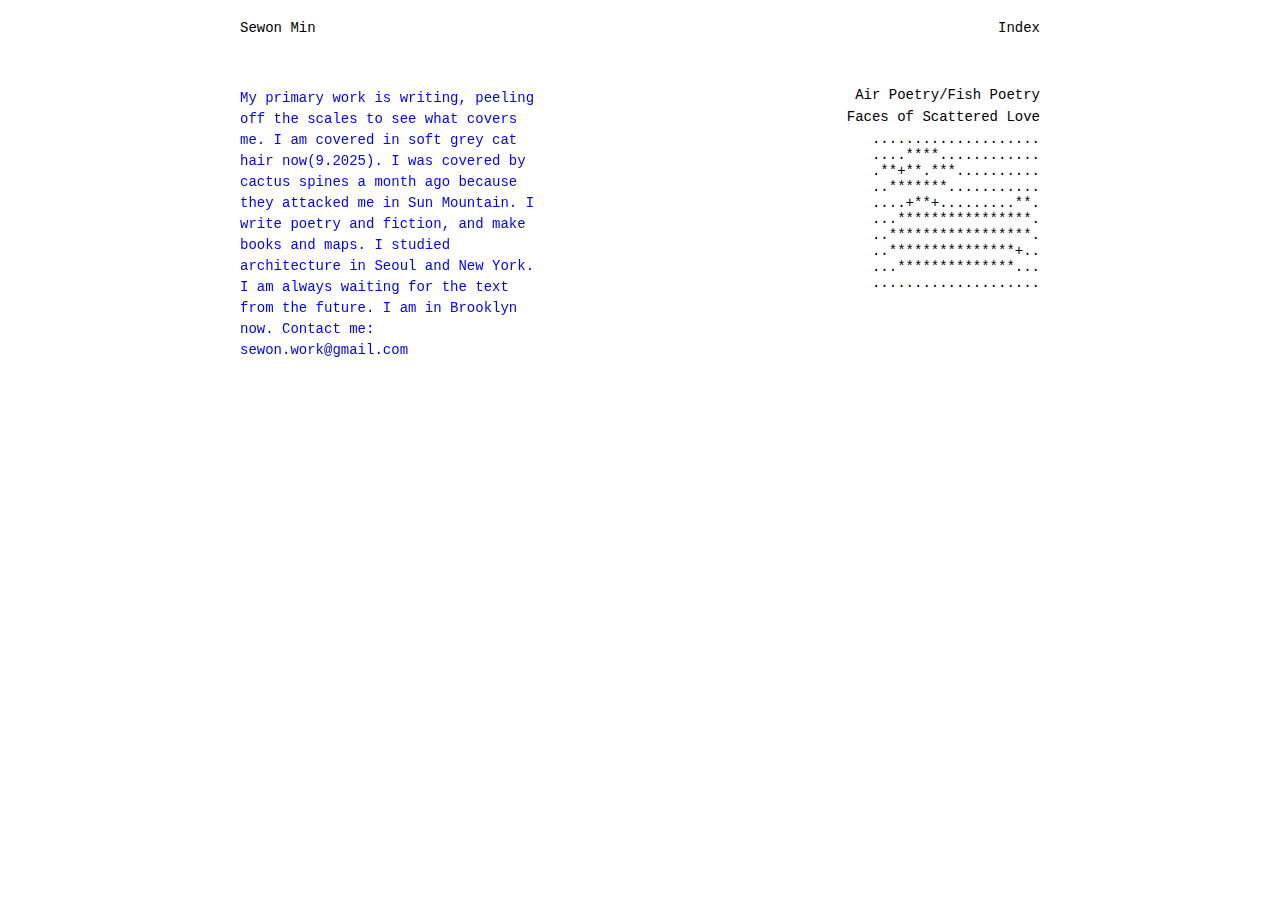
<file: index.html>
<!DOCTYPE html>
<html lang="en">
<head>
  <meta charset="utf-8">
  <meta name="viewport" content="width=device-width, initial-scale=1">
  <title>Sewon Min 민세원</title>
  <meta name="description" content="Sewon Min" />
  <link rel="canonical" href="https://minsewon.com/" />
  <meta name="robots" content="index, follow" />




  <link rel="stylesheet" type="text/css" href="style.css">
  <link rel="icon" type="image/x-icon" href="favicon.ico">
  <link href="https://fonts.googleapis.com/css2?family=IBM+Plex+Sans:wght@400;500;600;700&display=swap" rel="stylesheet">
  <link href="https://fonts.googleapis.com/css2?family=IBM+Plex+Sans+KR:wght@400;500;700&display=swap" rel="stylesheet">
</head>

<body>
<header class="site-header">
  <nav class="nav">
    <a class="brand" a href="#" class="to-top" rel="noopener">Sewon Min</a>


    <div class="nav-group">
      <button id="indexToggle" class="nav-link is-button"
              aria-haspopup="true" aria-expanded="false" aria-controls="indexDropdown">
        Index
      </button>

      <!-- 드롭다운: 텍스트 주변만 흰 박스 -->
      <div id="indexDropdown" class="dropdown-lite">
        <ul class="dropdown-list">
          <li><a href="air/index.html">Air Poetry/Fish Poetry</a></li>
          <li><a href="face/index.html">Faces of Scattered Love</a></li>
          <li><a href="river/index.html" target="_blank" rel="noopener noreferrer">
....................<br>
....****............<br>
.**+**.***..........<br>
..*******...........<br>
....+**+.........**.<br>
...****************.<br>
..*****************.<br>
..***************+..<br>
...**************...<br>
....................<br>


</a></li>      
        </ul>
      </div>
    </div>

  </nav>
</header>

  <!-- 본문 컨테이너: 800px 중앙 정렬 -->
  <main class="container">
    <!-- 프로젝트 섹션 -->
    <section class="project">

      <section class="intro">
        <p>
My primary work is writing, peeling off the scales to see what covers me.
I am covered in soft grey cat hair now(9.2025). I was covered by cactus spines a month ago because they attacked me in Sun Mountain.
I write poetry and fiction, and make books and maps.
I studied architecture in Seoul and New York.
I am always waiting for the text from the future.
I am in Brooklyn now.
Contact me: sewon.work@gmail.com
</p>
      </section>

  
  </main>
</body>

<script>

  // 스크롤이 맨 아래에 도달하면 맨 위로 이동
  window.onscroll = function () {
    if ((window.innerHeight + window.scrollY) >= document.body.offsetHeight) {
      window.scrollTo(0, 0);
    }
  };
  // iOS/Safari 호환: muted + playsinline이면 사용자 제스처 없이도 재생 가능
  const vids = document.querySelectorAll('.autoplay-video');

  // 실제 소스 지연 세팅
  const ensureSrc = v => {
    if (!v.dataset.src) return;
    if (!v.src || v.src === window.location.href) {
      v.src = v.dataset.src;          // data-src → src
      v.load();                       // 메타데이터 로드
    }
  };

  const io = new IntersectionObserver((entries) => {
    entries.forEach(async (entry) => {
      const v = entry.target;
      if (entry.isIntersecting && entry.intersectionRatio >= 0.5) {
        ensureSrc(v);                 // 화면에 충분히 보일 때만 로드
        try { await v.play(); } catch(e) {} // 자동재생 정책 회피(무음이므로 보통 OK)
      } else {
        v.pause();
      }
    });
  }, { threshold: [0, 0.5, 1] });

  vids.forEach(v => io.observe(v));


document.addEventListener('DOMContentLoaded', () => {
  const toggle = document.getElementById('indexToggle');
  const dd     = document.getElementById('indexDropdown');

  const open  = () => { dd.hidden = false; toggle.setAttribute('aria-expanded', 'true'); };
  const close = () => { dd.hidden = true;  toggle.setAttribute('aria-expanded', 'false'); };
  const isOpen = () => toggle.getAttribute('aria-expanded') === 'true';

  toggle.addEventListener('click', (e) => {
    e.preventDefault();
    isOpen() ? close() : open();
  });


</script>



</body>
</file>
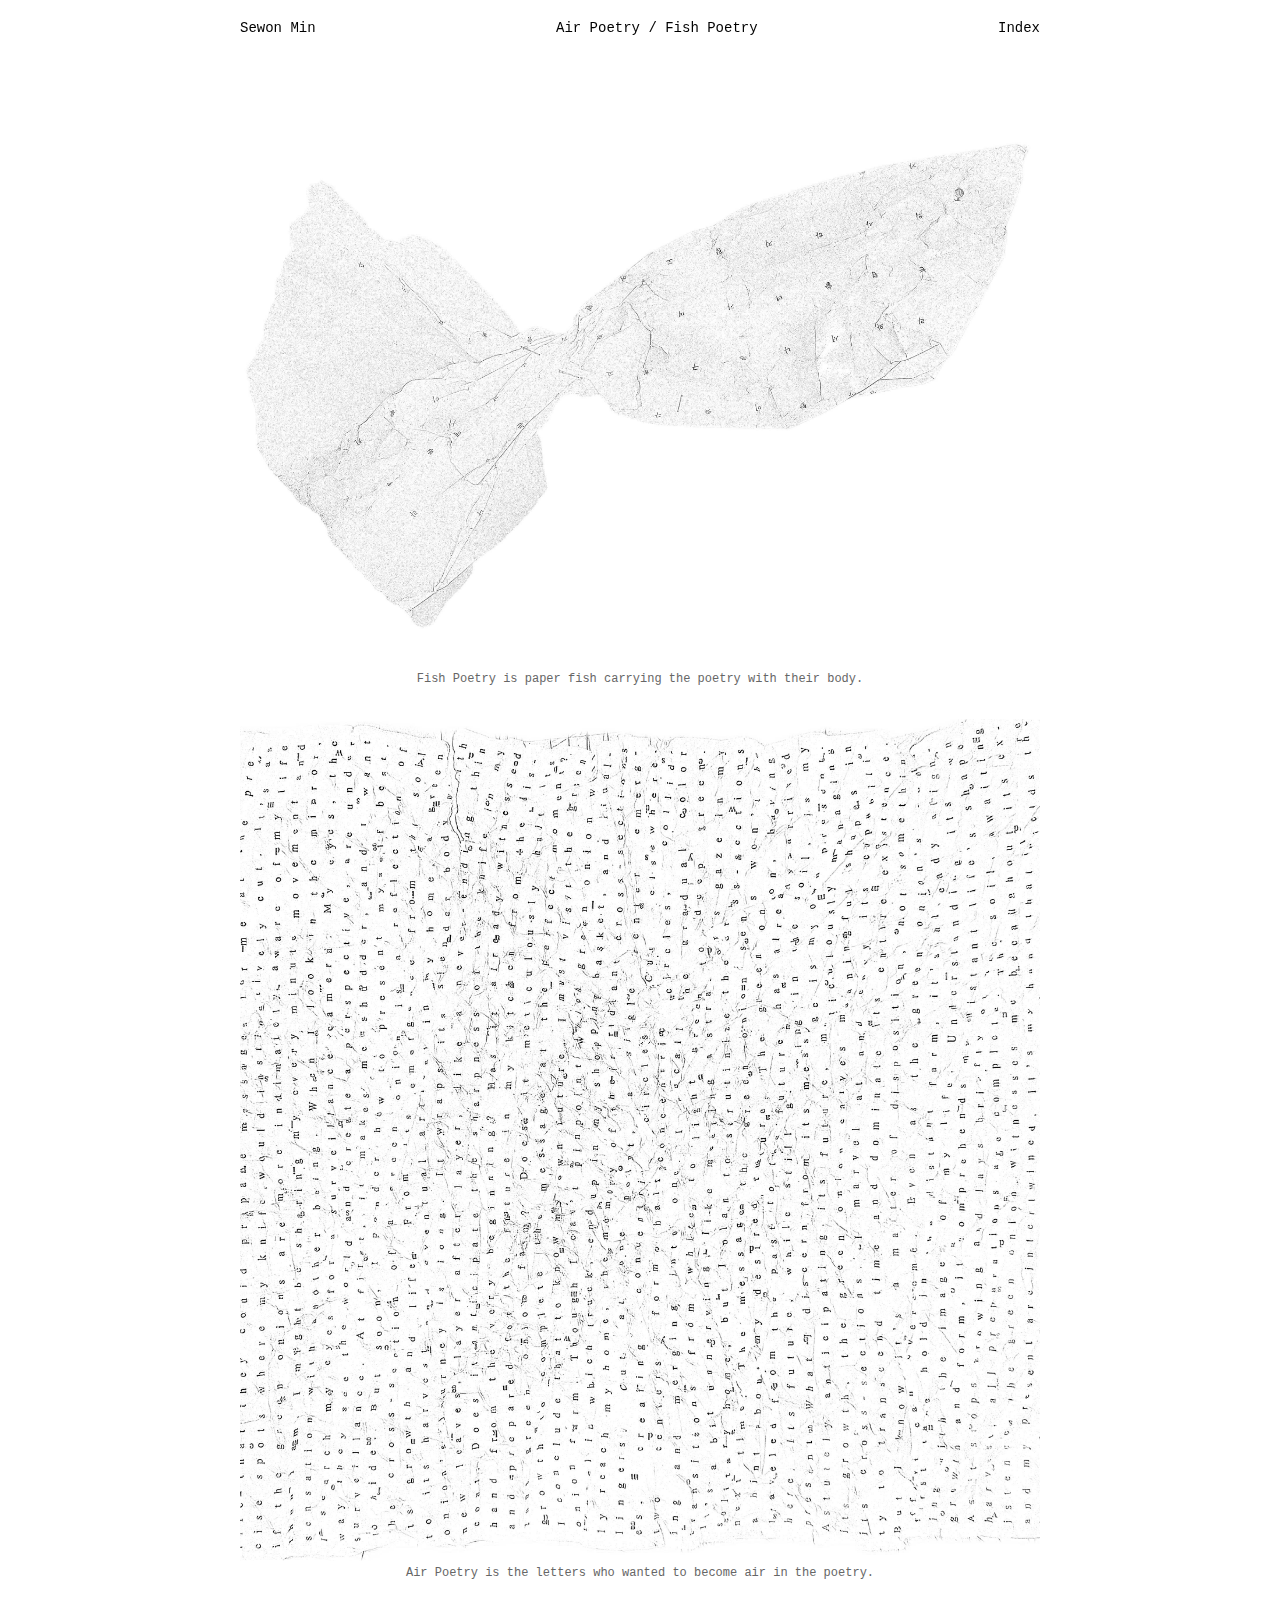
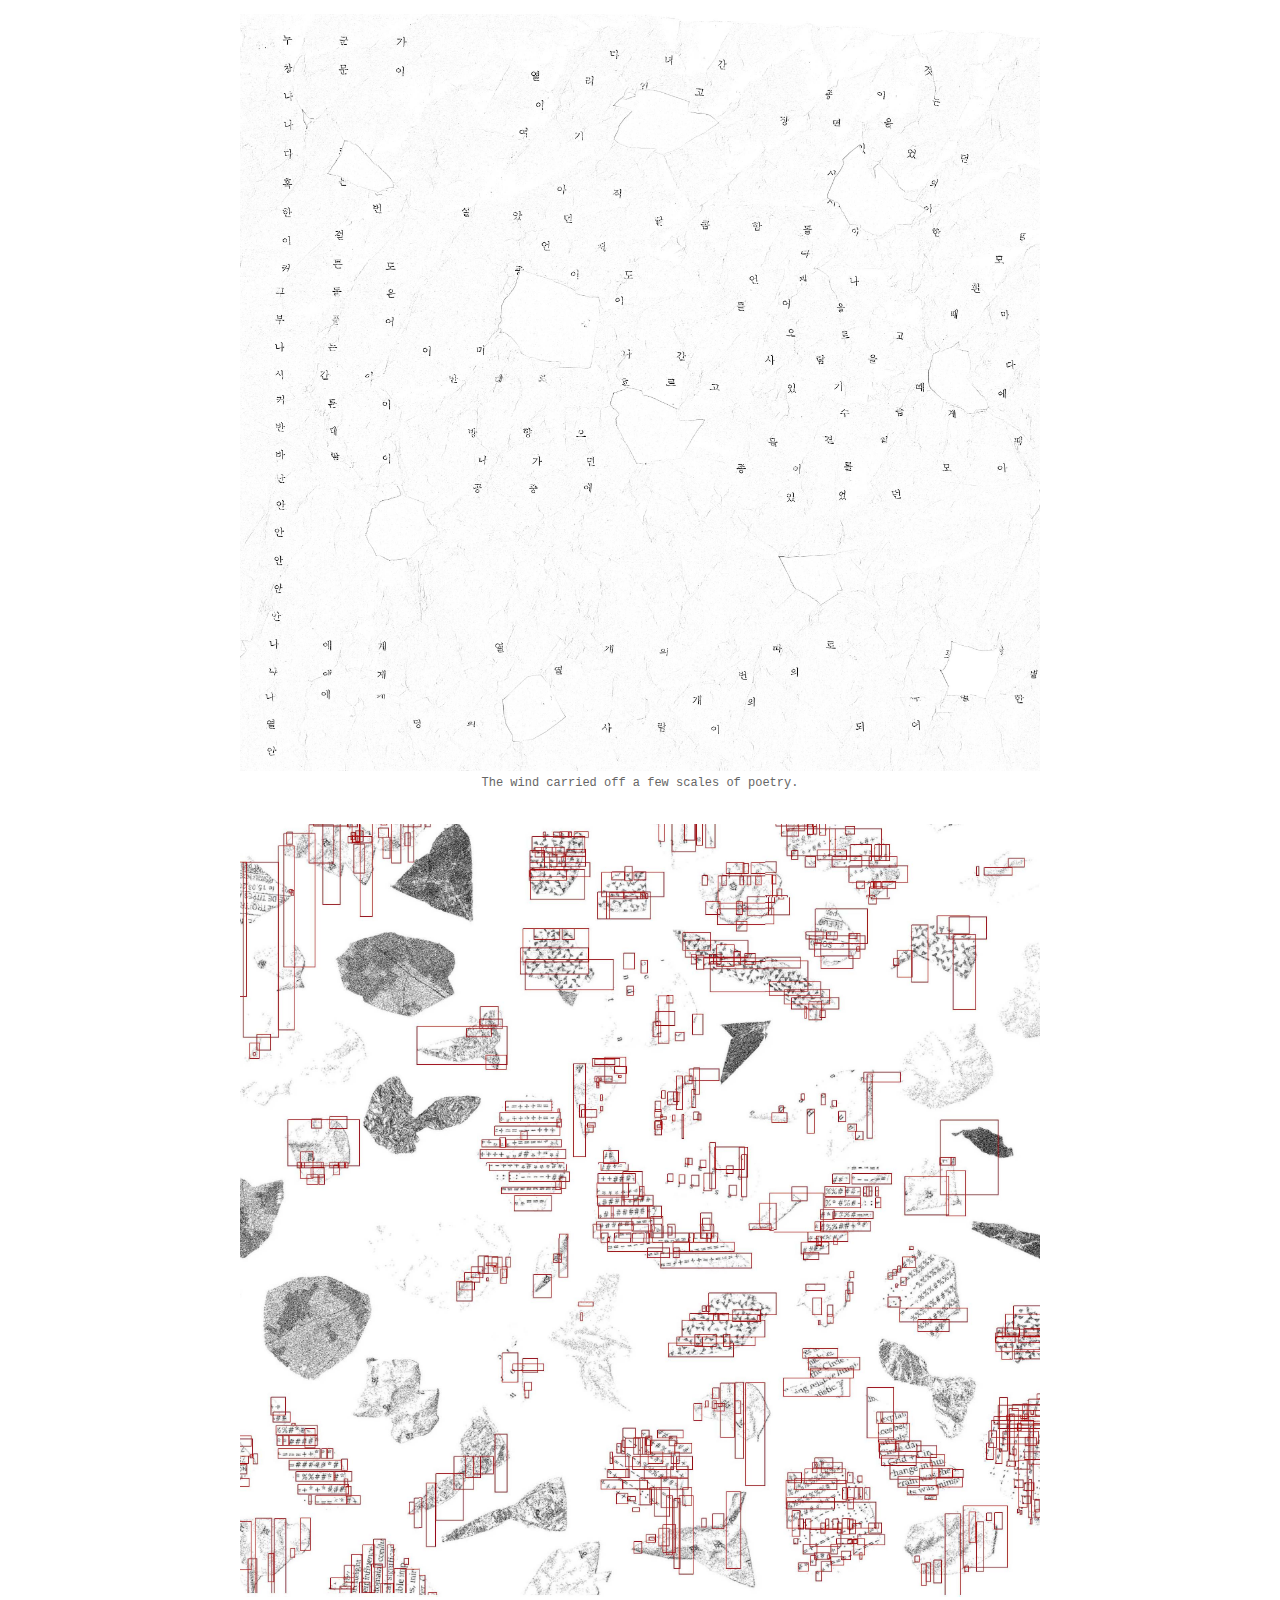
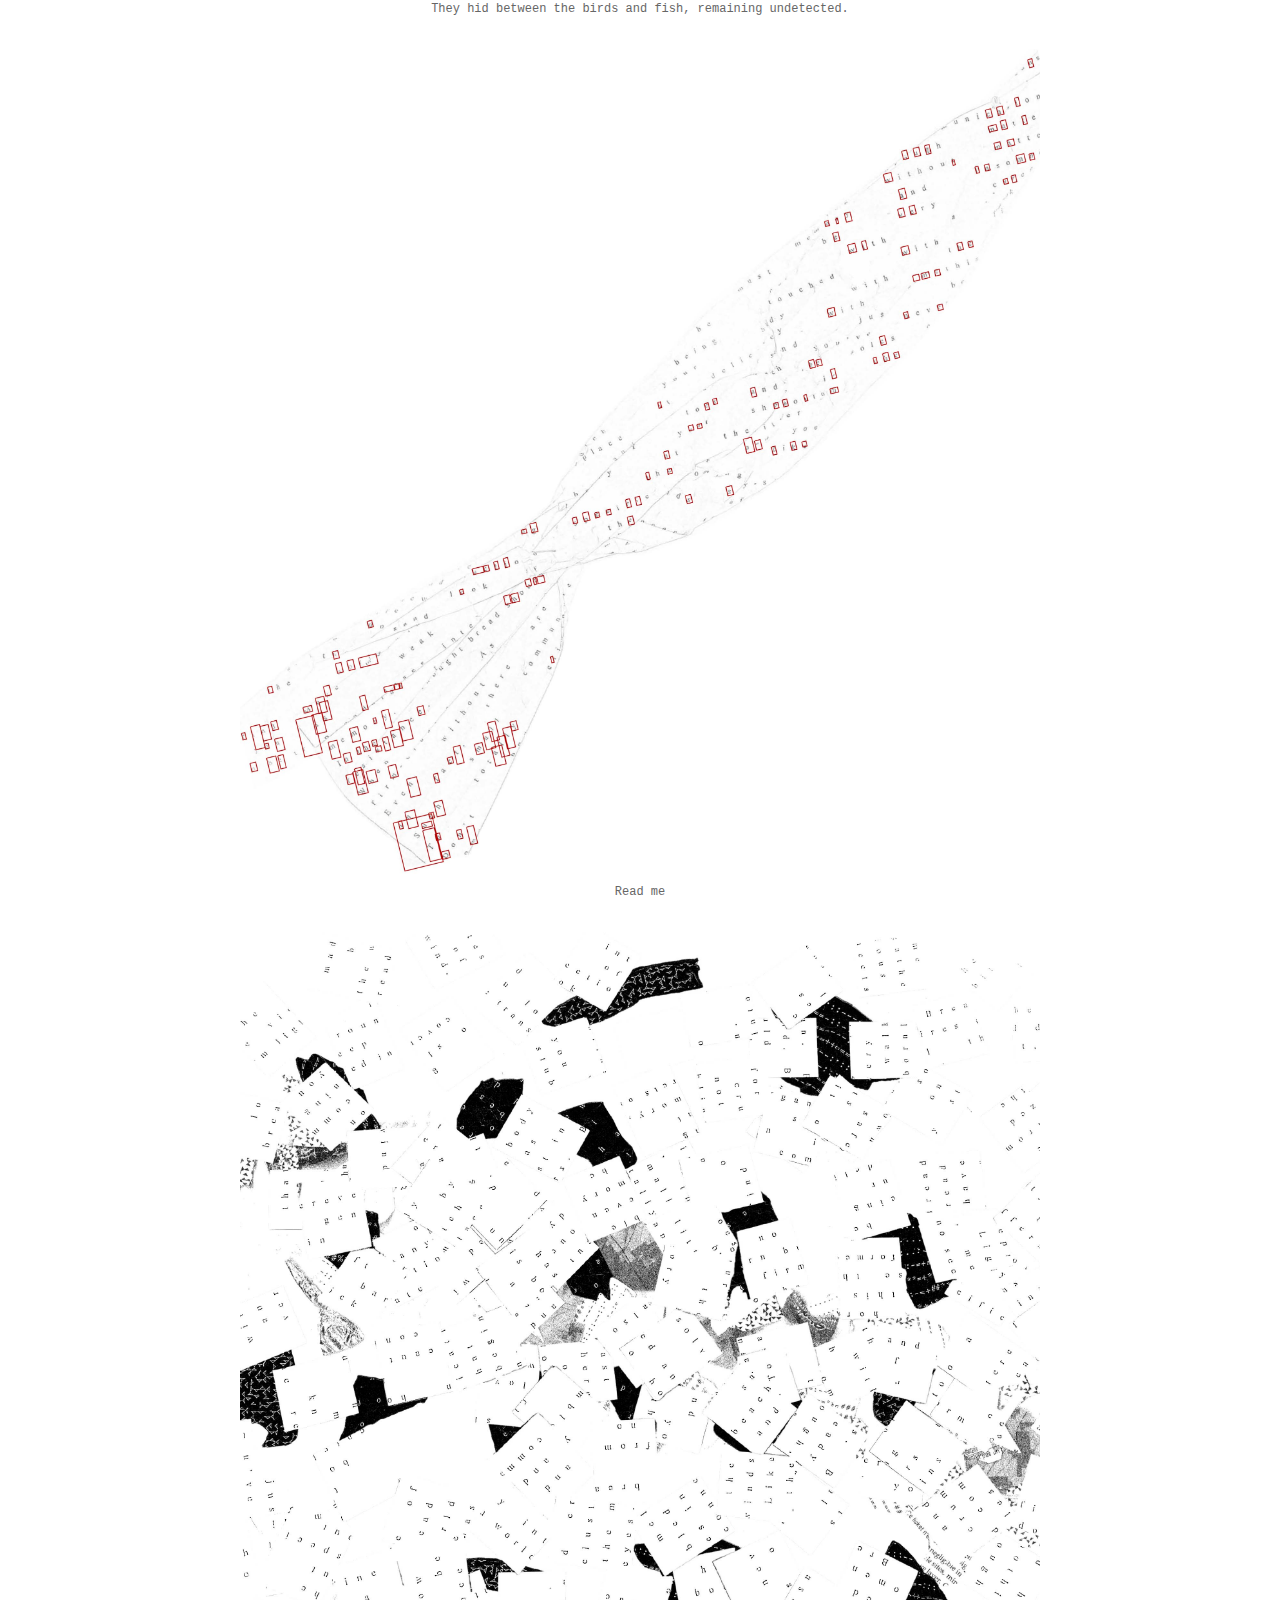
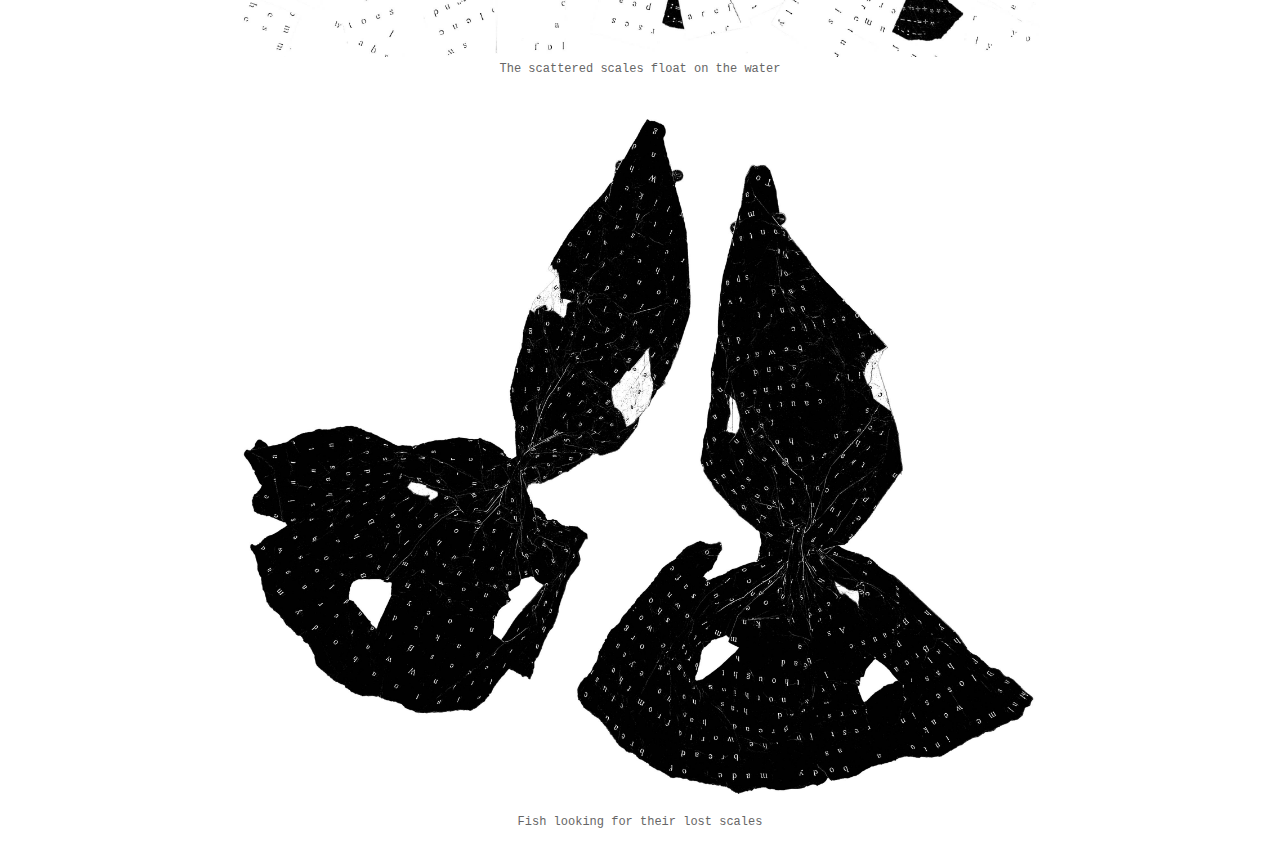
<file: air/index.html>
<!DOCTYPE html>
<html lang="en">
<head>
  <meta charset="utf-8">
  <meta name="viewport" content="width=device-width, initial-scale=1">
  <title>+.=:+*=*+#:+</title>
  <link rel="stylesheet" type="text/css" href="style.css">
  <link rel="icon" type="image/x-icon" href="favicon.ico">
</head>

<body>
<header class="site-header">
  <nav class="nav">
    <a class="brand" href="../index.html" rel="noopener">Sewon Min</a>
    <a class="brand" a href="#" class="to-top" rel="noopener">Air Poetry / Fish Poetry</a>
    <div class="nav-group">
      <button id="indexToggle" class="nav-link is-button"
              aria-haspopup="true" aria-expanded="false" aria-controls="indexDropdown">Index
      </button>

      <!-- 드롭다운: 텍스트 주변만 흰 박스 -->
      <div id="indexDropdown" class="dropdown-lite" hidden>
        <ul class="dropdown-list">
          <li><a class="brand" a href="#" class="to-top" rel="noopener">Air Poetry/Fish Poetry</a></li>
          <li><a href="../face/index.html">Faces of Scattered Love</a></li>
          <li><a href="https://internet-river.neocities.org/" target="_blank" rel="noopener noreferrer">
.**+**.***.......**.
</a></li>       
        </ul>
      </div>
    </div>

  </nav>
</header>
<!-- 본문 컨테이너: 800px 중앙 정렬 -->
  <main class="container">
    <!-- 프로젝트 섹션 -->
    <section class="project">

      <!-- 인트로(기존 article 내용) -->
      <section class="intro">

      </section>

     

      <!-- 갤러리 아이템들 -->
      <figure class="faces"><img src="../img/air_003.jpg" alt="Fish Poetry No.1" loading="lazy"><figcaption>Fish Poetry is paper fish carrying the poetry with their body.</figcaption></figure>
      <figure class="faces"><img src="../img/air_007.jpg" alt="Fish Poetry No.1" loading="lazy"></figure><figcaption>Air Poetry is the letters who wanted to become air in the poetry.</figcaption>
      <figure class="faces"><img src="../img/air_006.jpg" alt="Fish Poetry No.1" loading="lazy"><figcaption>The wind carried off a few scales of poetry.</figcaption></figure>
      <figure class="faces"><img src="../img/air_001.jpg" alt="Fish Poetry No.1" loading="lazy"><figcaption>They hid between the birds and fish, remaining undetected.</figcaption></figure>
      <figure class="faces"><img src="../img/air_008.jpg" alt="Fish Poetry No.1" loading="lazy"><figcaption>Read me </figcaption></figure>      
      <figure class="faces"><img src="../img/air_004.jpg" alt="Fish Poetry No.1" loading="lazy"></figure><figcaption>The scattered scales float on the water</figcaption>
      <figure class="faces"><img src="../img/air_002.jpg" alt="Fish Poetry No.1" loading="lazy"></figure><figcaption>Fish looking for their lost scales</figcaption>
          
    
      
 
    
</article>

    </section>
  </main>
</body>
<script>

// iOS/Safari 호환: muted + playsinline이면 사용자 제스처 없이도 재생 가능
  const vids = document.querySelectorAll('.autoplay-video');

  // 실제 소스 지연 세팅
  const ensureSrc = v => {
    if (!v.dataset.src) return;
    if (!v.src || v.src === window.location.href) {
      v.src = v.dataset.src;          // data-src → src
      v.load();                       // 메타데이터 로드
    }
  };

  const io = new IntersectionObserver((entries) => {
    entries.forEach(async (entry) => {
      const v = entry.target;
      if (entry.isIntersecting && entry.intersectionRatio >= 0.5) {
        ensureSrc(v);                 // 화면에 충분히 보일 때만 로드
        try { await v.play(); } catch(e) {} // 자동재생 정책 회피(무음이므로 보통 OK)
      } else {
        v.pause();
      }
    });
  }, { threshold: [0, 0.5, 1] });

  vids.forEach(v => io.observe(v));

  // 모달을 보여주는 함수
  function showPopup(imageSrc) {
    const popup = document.getElementById('popup');
    const popupImage = document.getElementById('popupImage');
    popupImage.src = imageSrc;
    popup.style.display = 'block';
  }

  // 모달을 숨기는 함수
  function hidePopup() {
    const popup = document.getElementById('popup');
    popup.style.display = 'none';
  }

  // 아이디와 이미지 매핑 객체
  const popupMap = {
    'map_0': 'map_1.png',
    'map_00': 'map_2.jpeg',
    'map_000': 'map_3.png',
    'map_1': 'gift_1.png',
    'map_2': 'gift_2.png',
    'map_3': 'gift_3.png',
    'map_4': 'gift_4.png',
    'map_5': 'gift_5.png',
    'map_6': 'gift_6.png',
    'map_7': 'gift_7.png',
    'map_8': 'gift_8.png',
    'map_9': 'gift_9.png',
    'map_10': 'gift_10.png',
    'map_11': 'gift_11.png',
    'map_12': 'gift_12.png',
    'map_13': 'gift_13.png',
    'map_14': 'gift_14.png',
    'map_15': 'gift_15.png',
    'map_16': 'gift_16.png',
    'map_17': 'gift_17.png',
    'map_18': 'gift_18.png',
    'map_19': 'gift_19.png',
    'map_20': 'gift_20.png',
    'map_21': 'map_7.png',
    'map_22': 'map_8.png',
    'map_23': 'map_5.png',
    'map_24': 'map_6.png',
    'map_25': 'gift_21.png',
    'map_26': 'map_9.png',
    'map_95': 'new_1.png',
    'map_96': 'new_2.png',
    'map_97': 'new_3.png',
    'map_98': 'new_4.png',
    'map_99': 'new_5.png'
  };

  // 요소 존재 여부를 확인한 후 이벤트 바인딩
  for (const [id, src] of Object.entries(popupMap)) {
    const el = document.getElementById(id);
    if (el) {
      el.addEventListener('click', function () {
        showPopup(src);
      });
    }
  }



document.addEventListener('DOMContentLoaded', () => {
  const toggle = document.getElementById('indexToggle');
  const dd     = document.getElementById('indexDropdown');

  const open  = () => { dd.hidden = false; toggle.setAttribute('aria-expanded', 'true'); };
  const close = () => { dd.hidden = true;  toggle.setAttribute('aria-expanded', 'false'); };
  const isOpen = () => toggle.getAttribute('aria-expanded') === 'true';

  toggle.addEventListener('click', (e) => {
    e.preventDefault();
    isOpen() ? close() : open();
  });

  // 바깥 클릭 닫기
  document.addEventListener('click', (e) => {
    if (e.target === toggle || dd.contains(e.target)) return;
    if (isOpen()) close();
  });

  // ESC 닫기
  document.addEventListener('keydown', (e) => {
    if (e.key === 'Escape' && isOpen()) { close(); toggle.focus(); }
  });
});
</script>


</body>
</file>
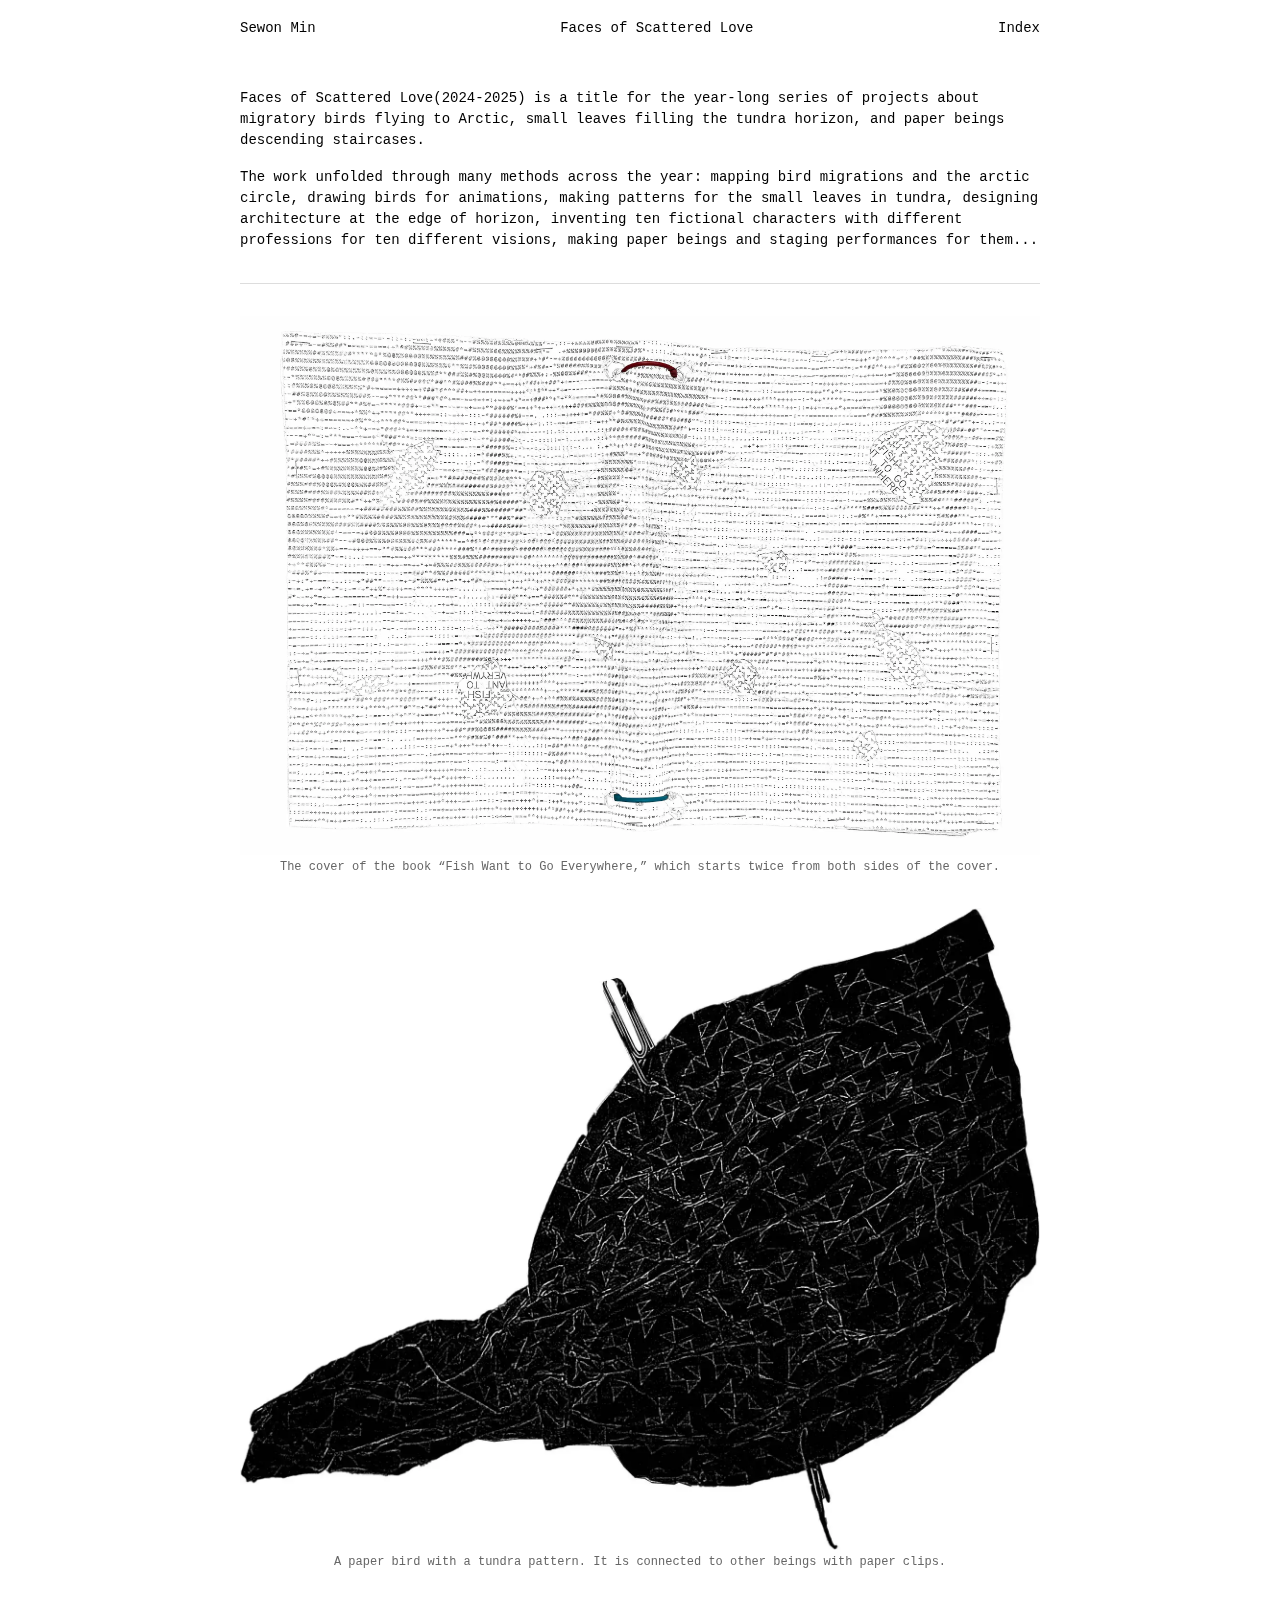
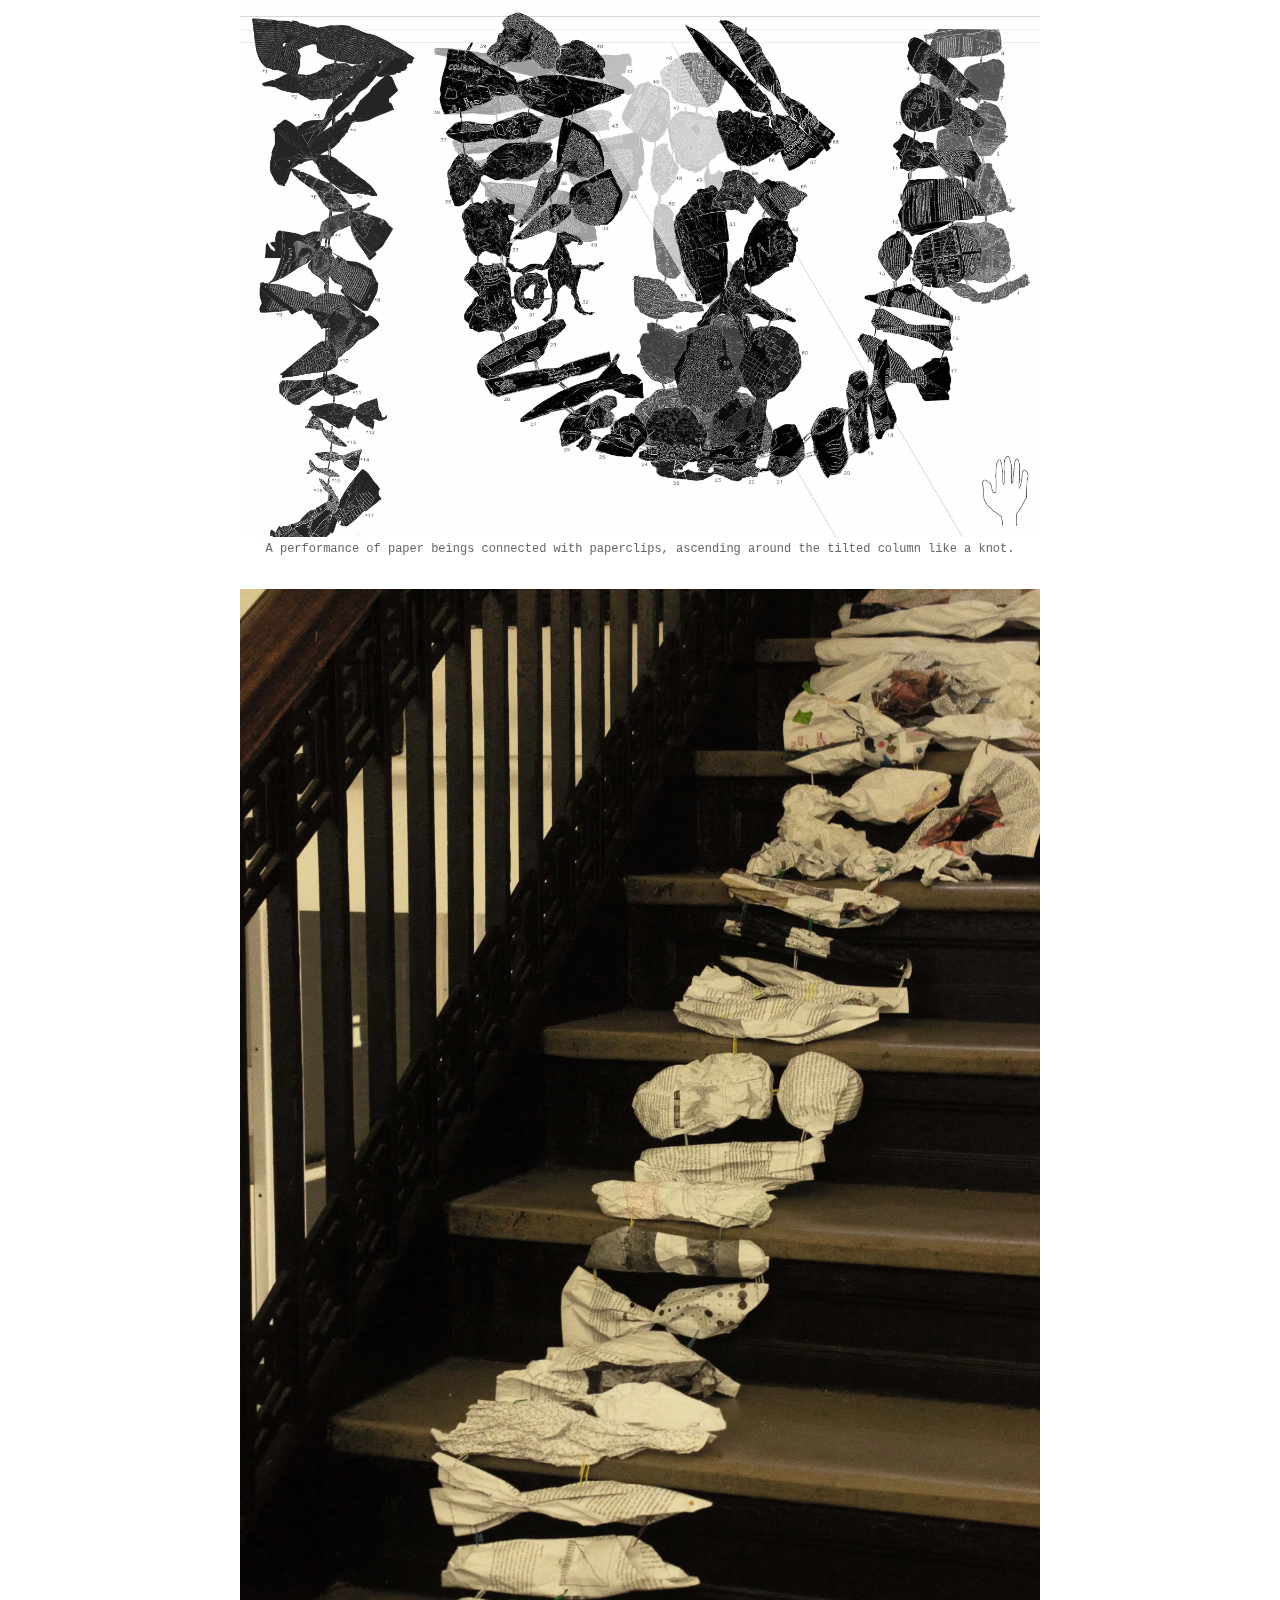
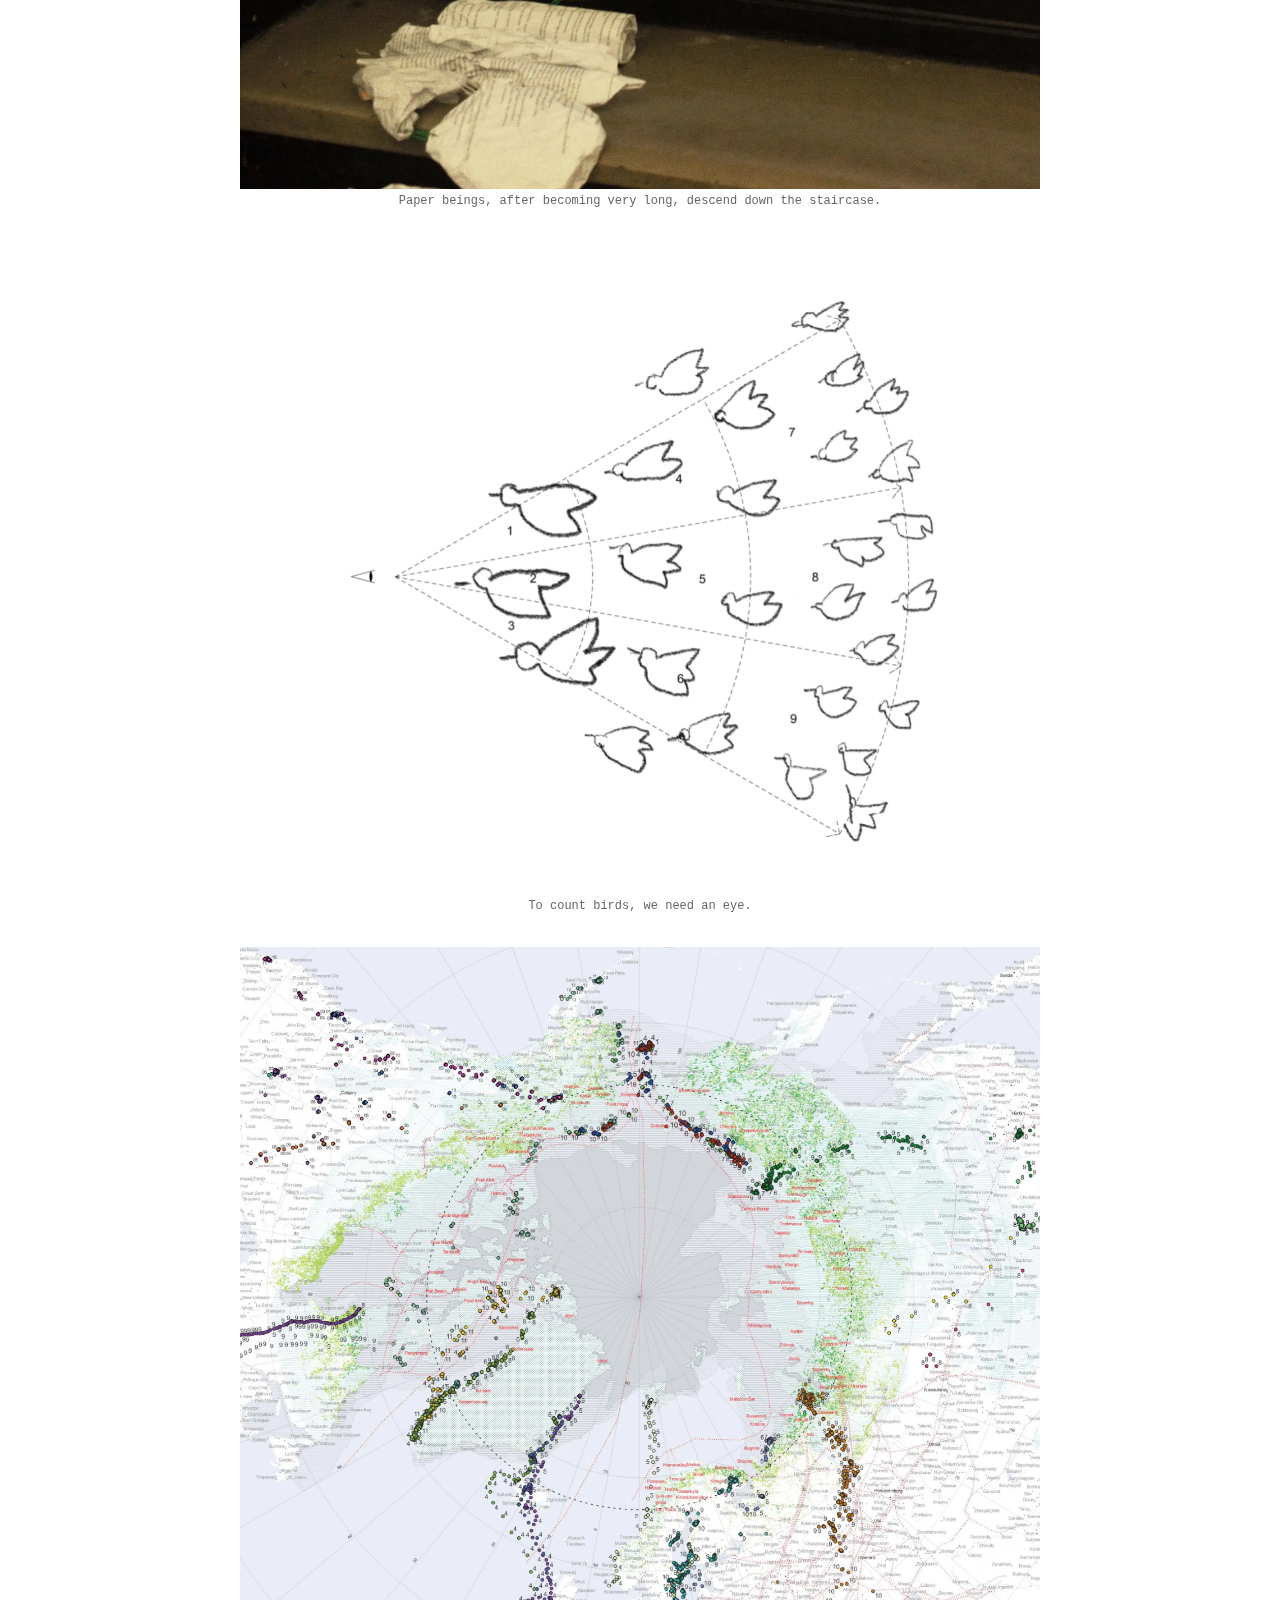
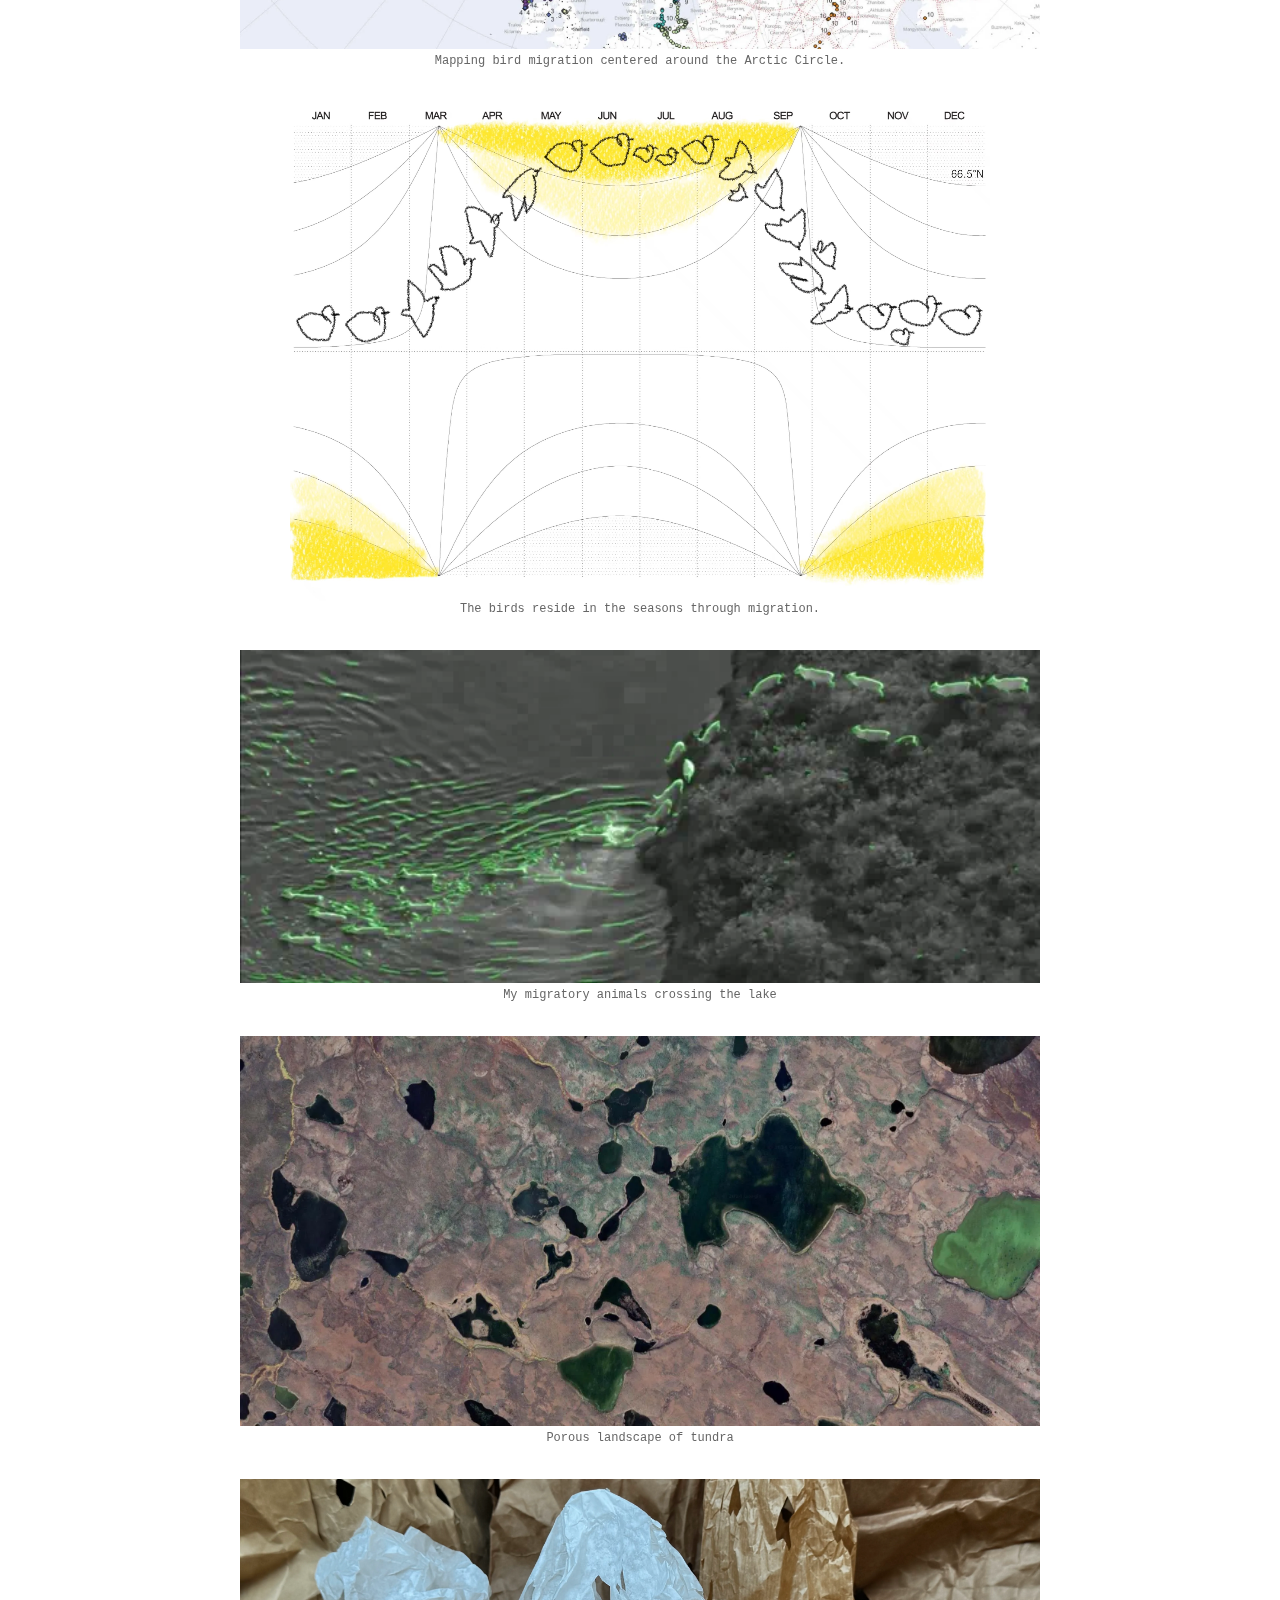
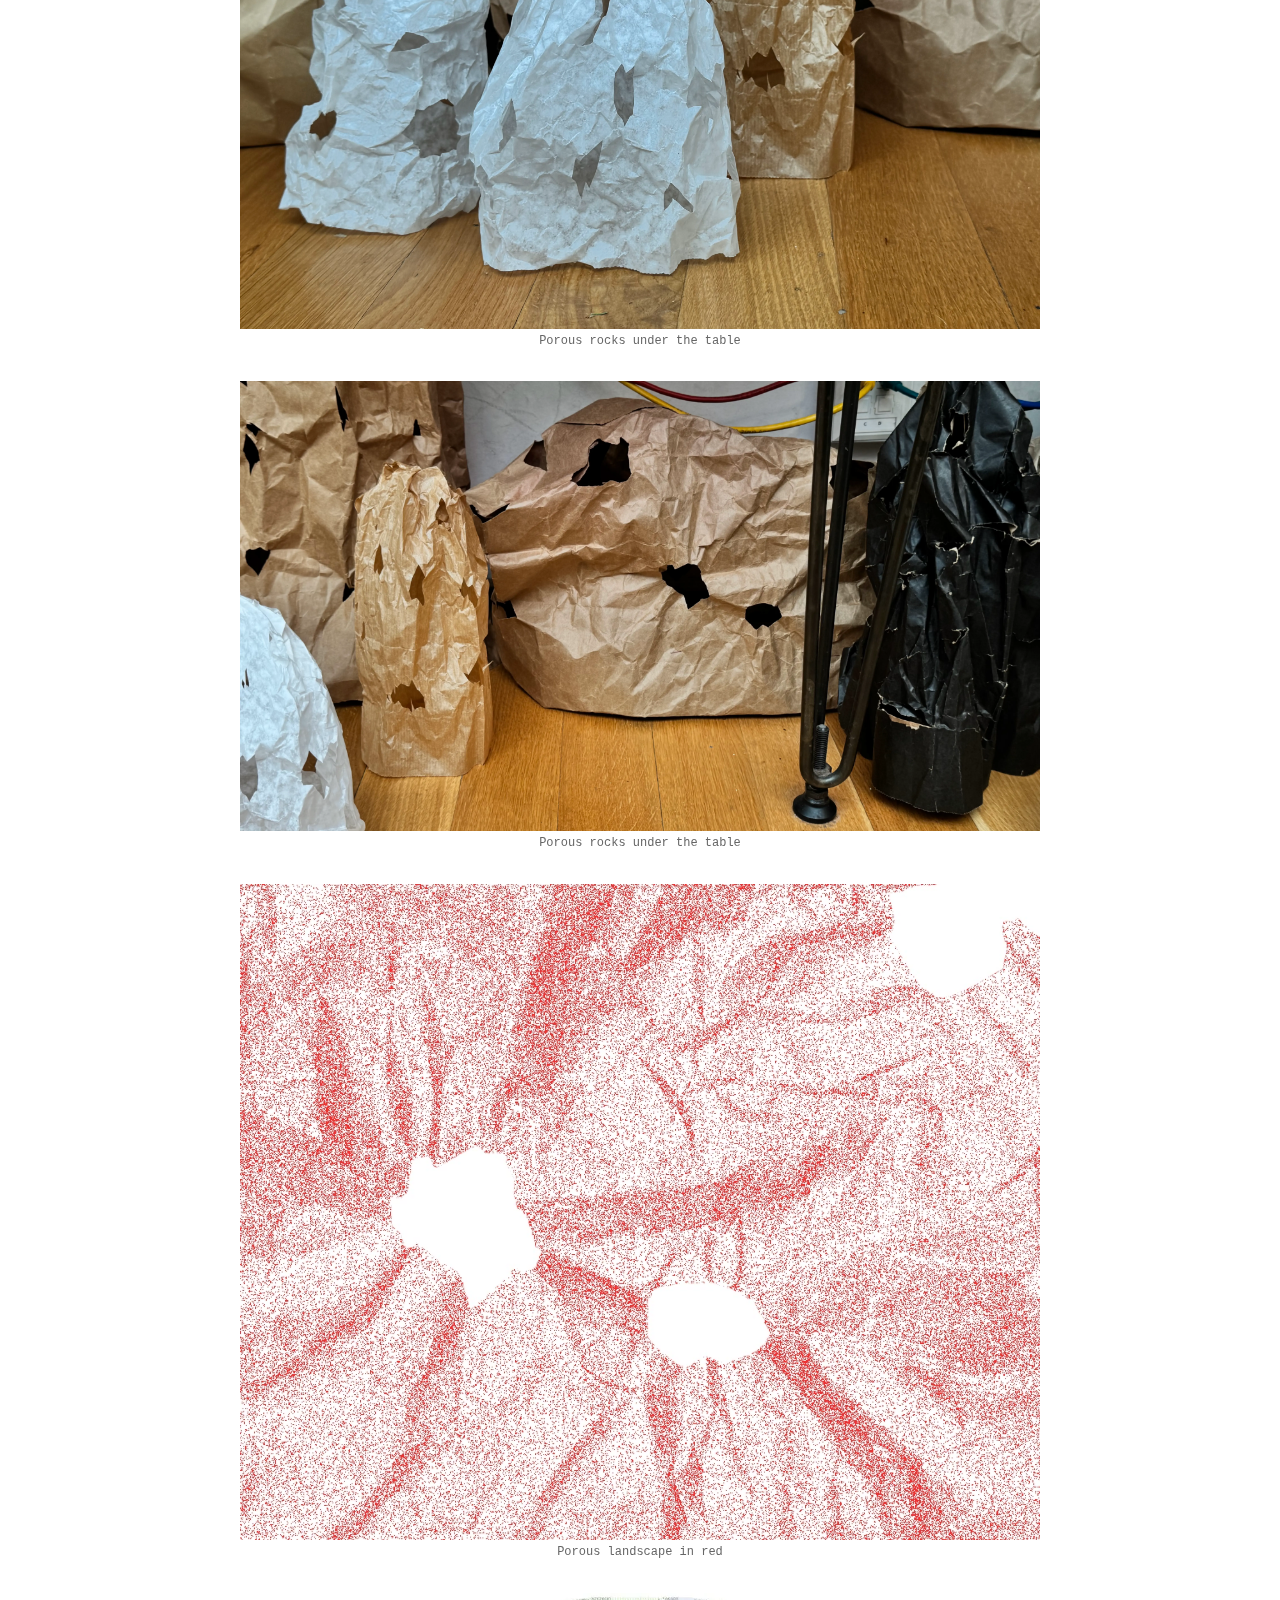
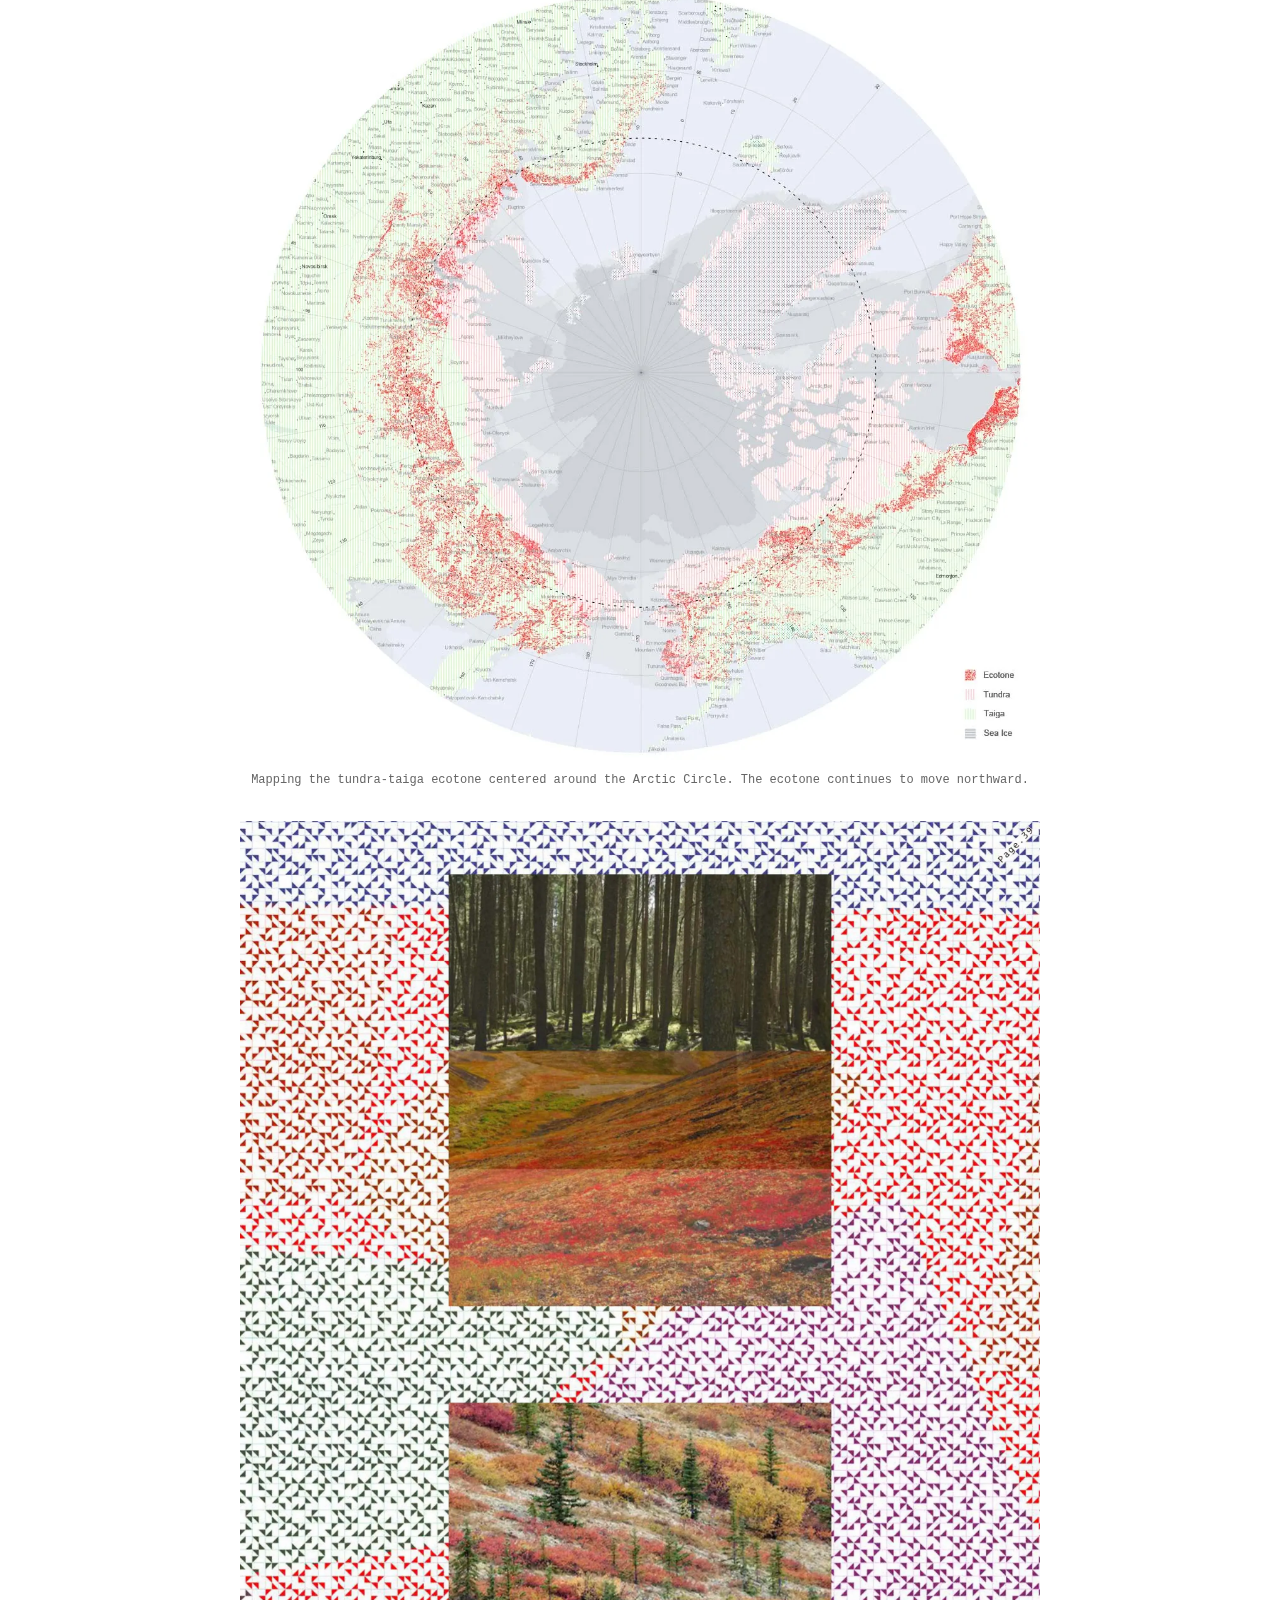
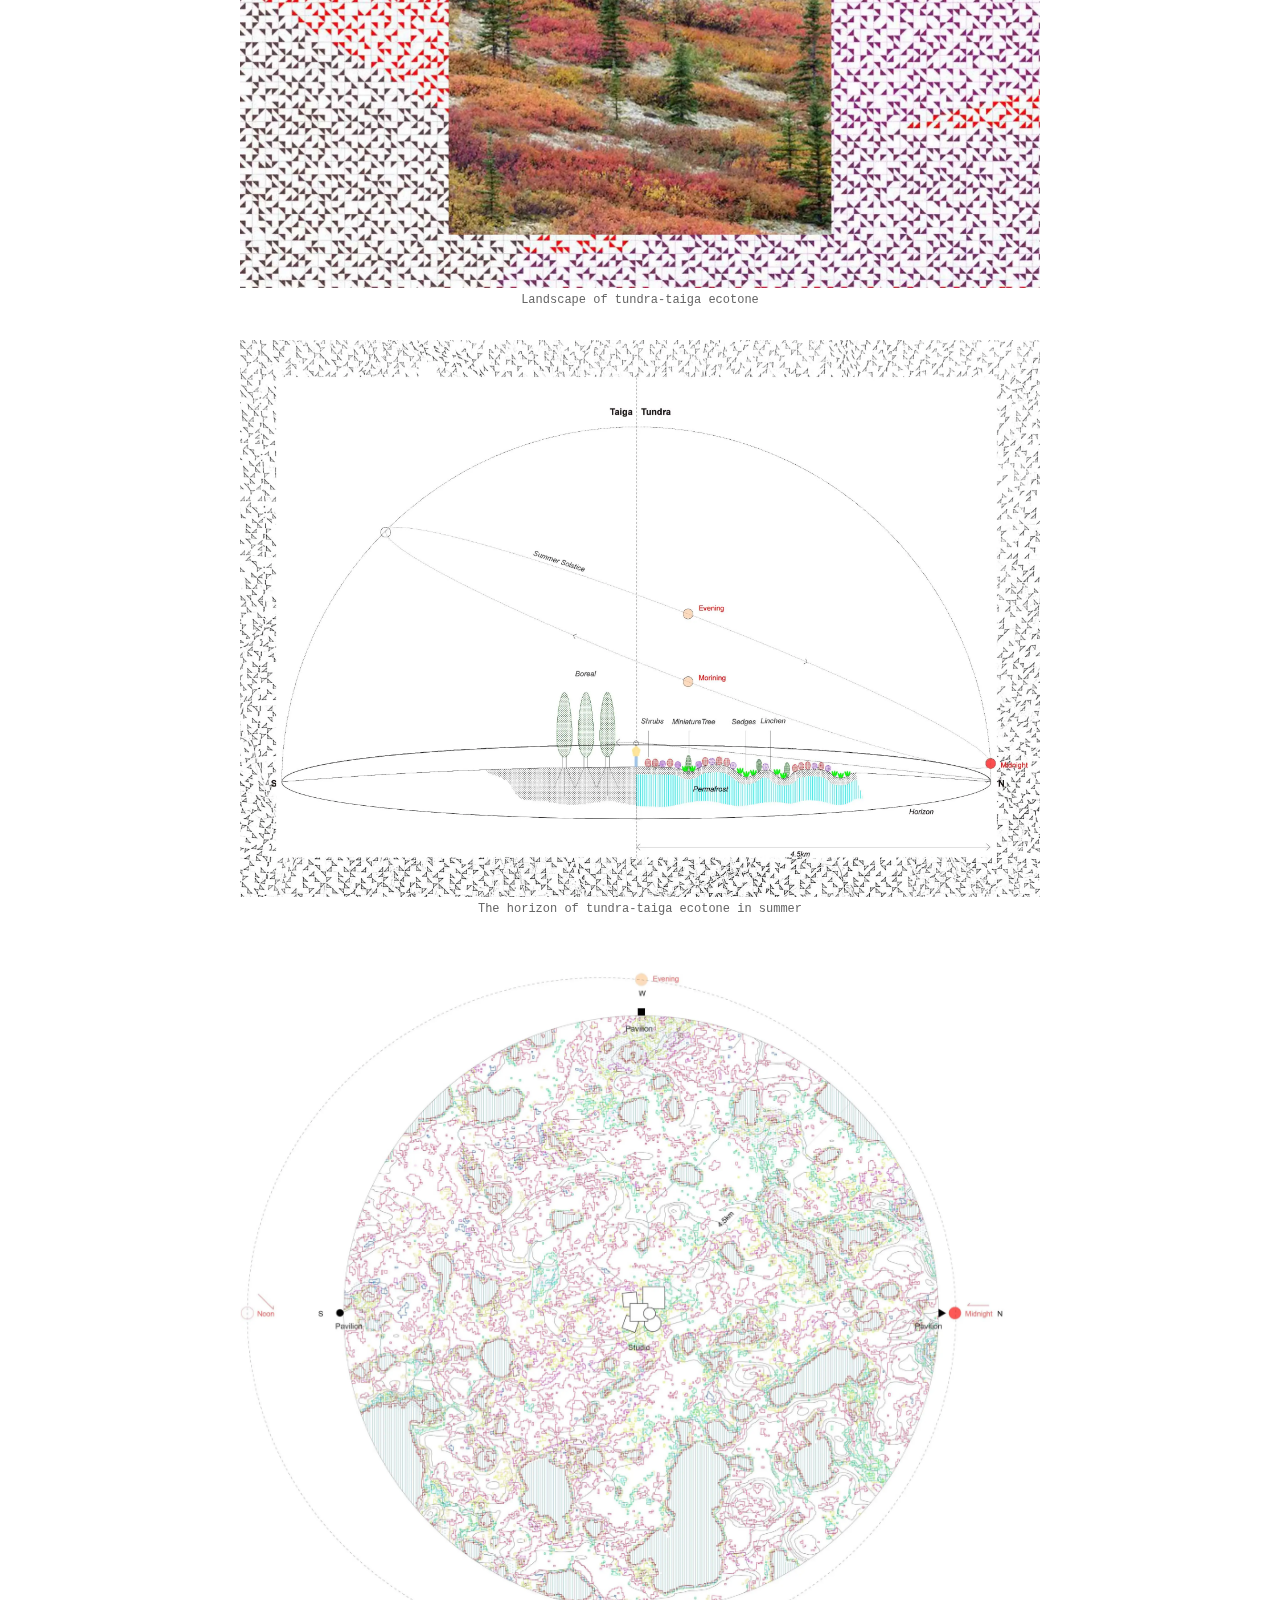
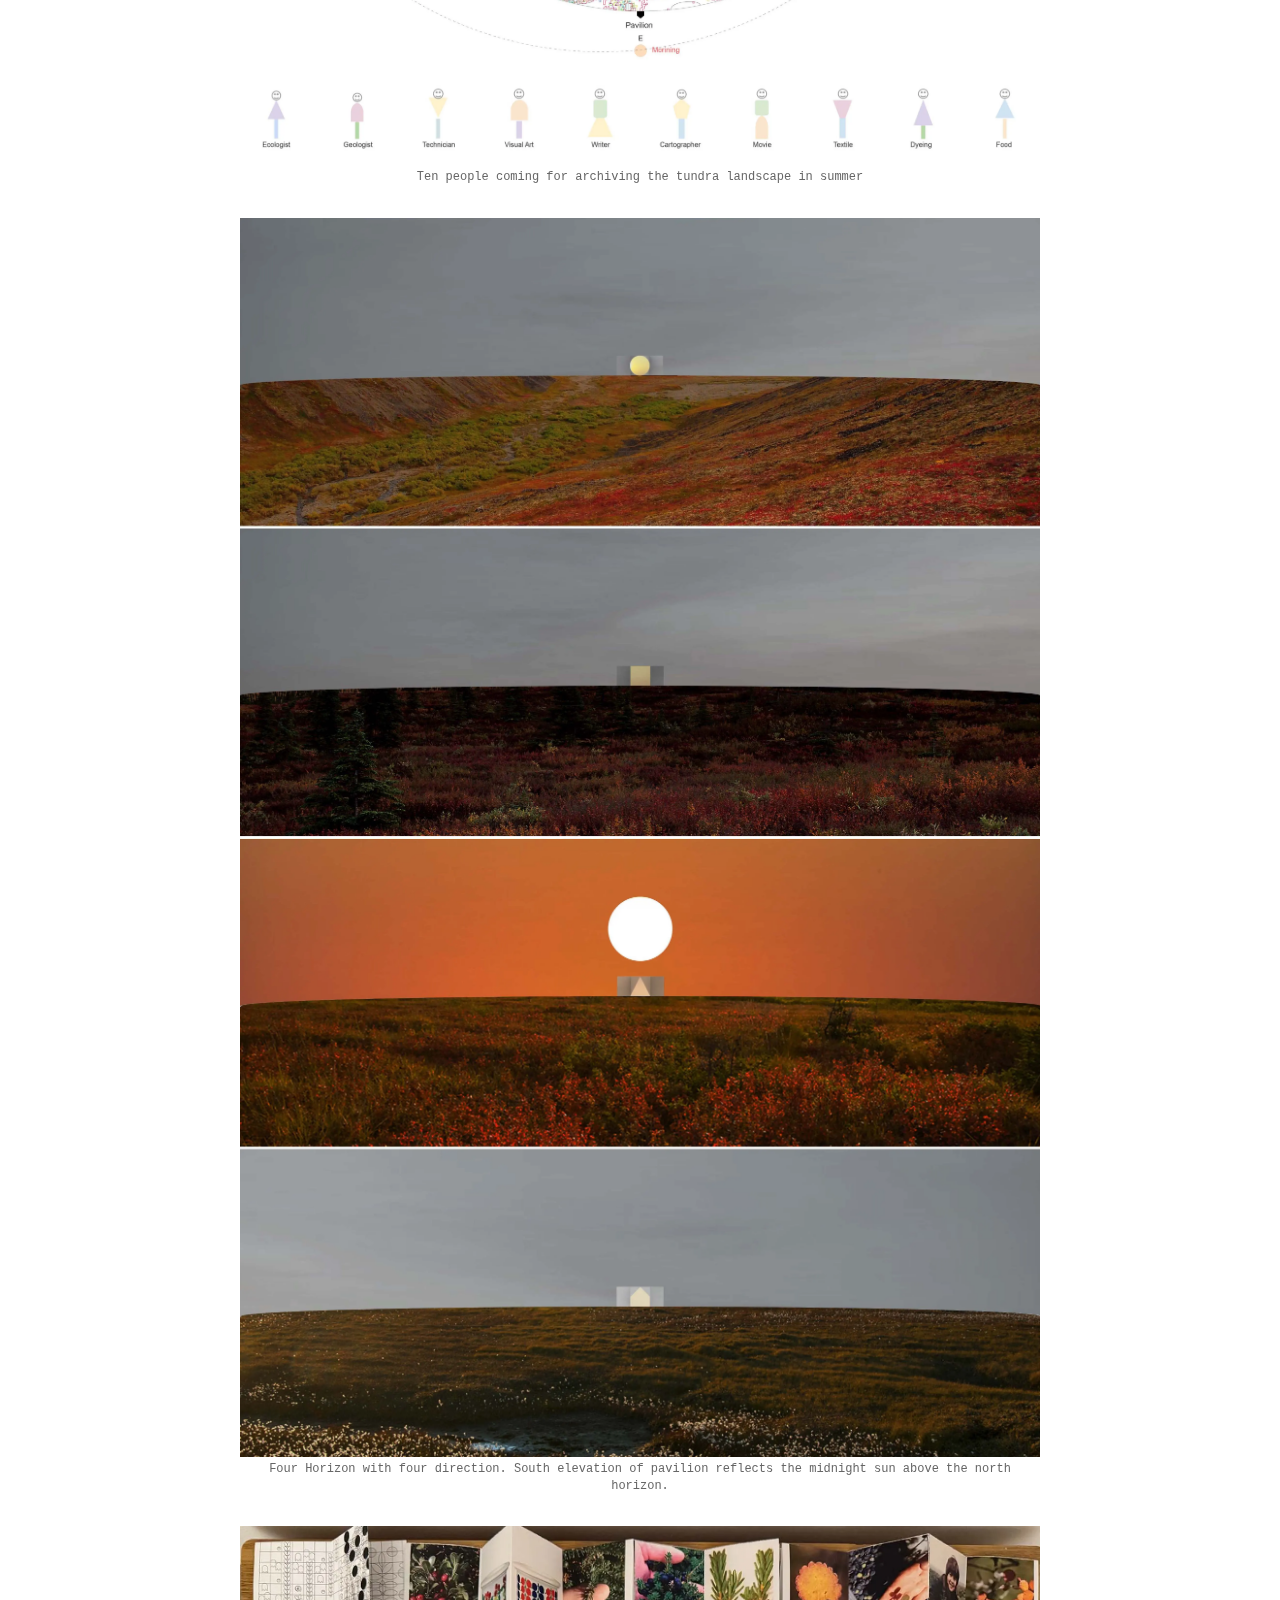
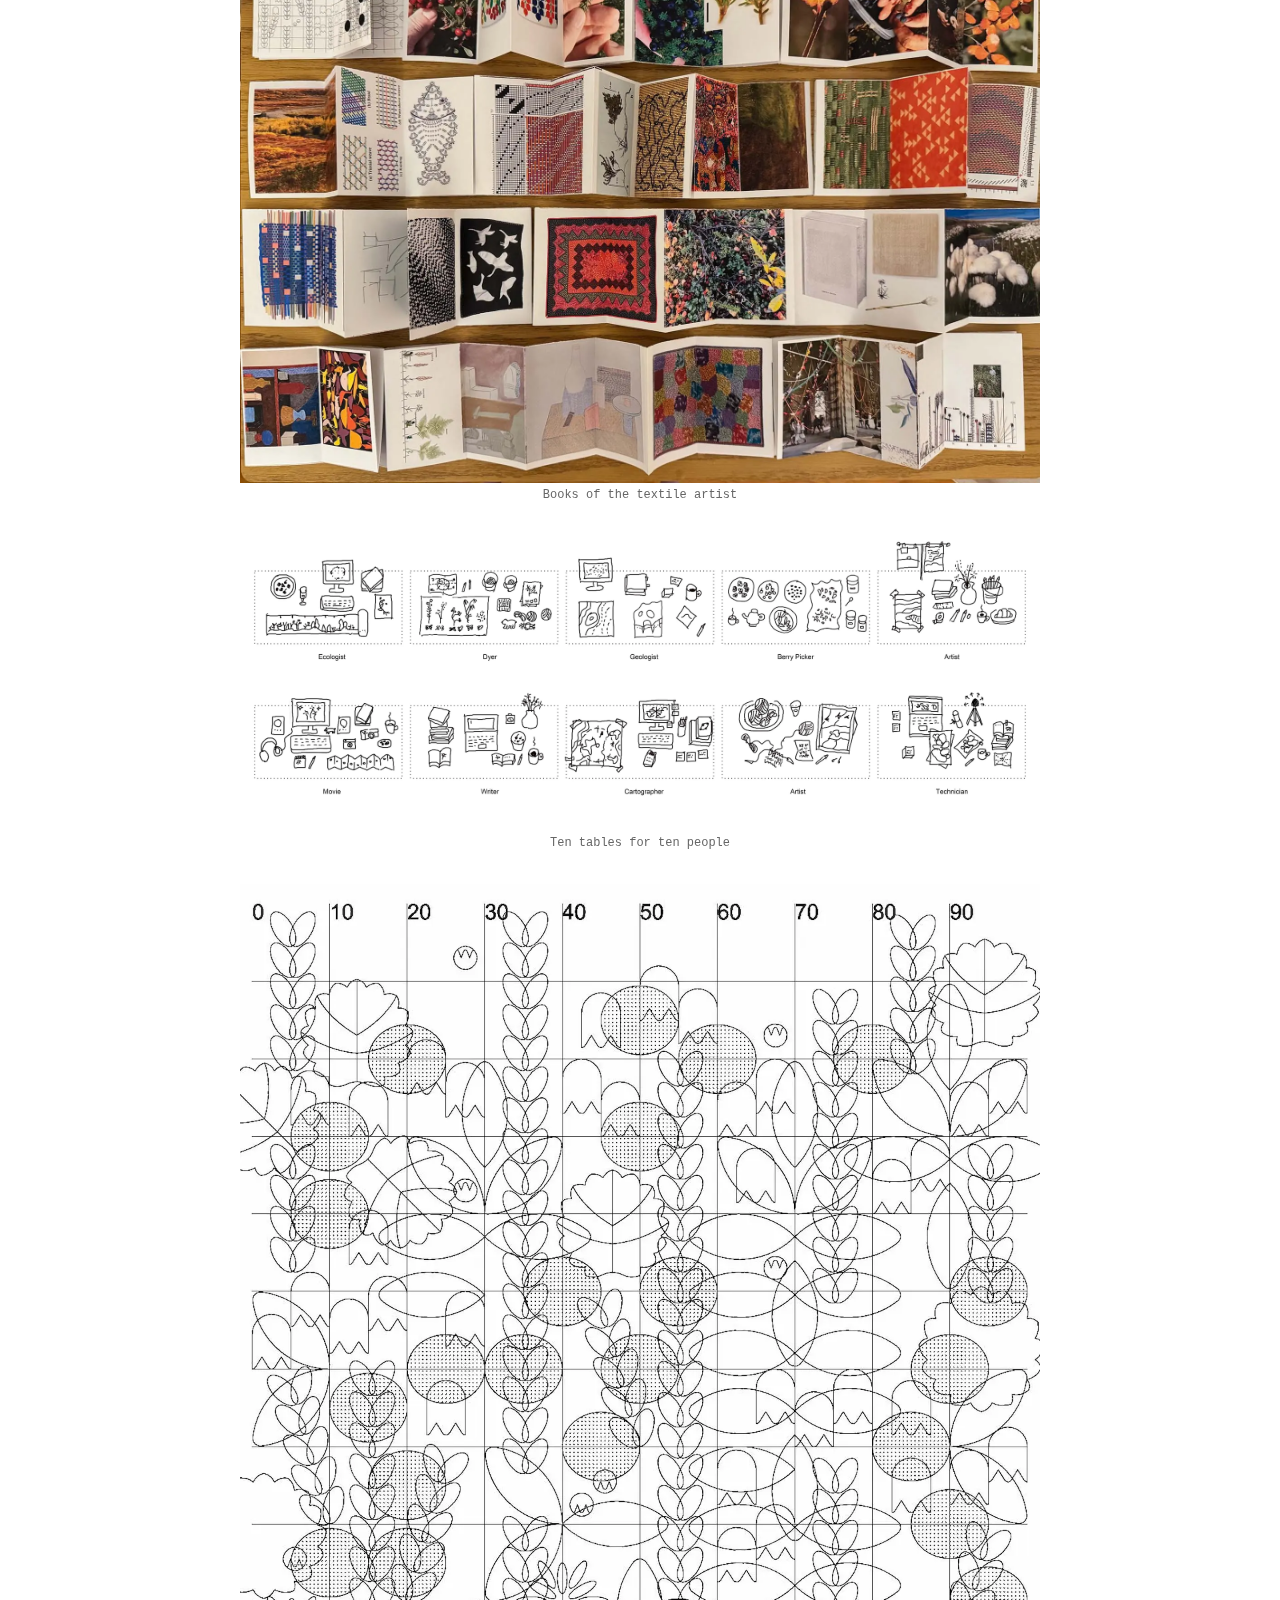
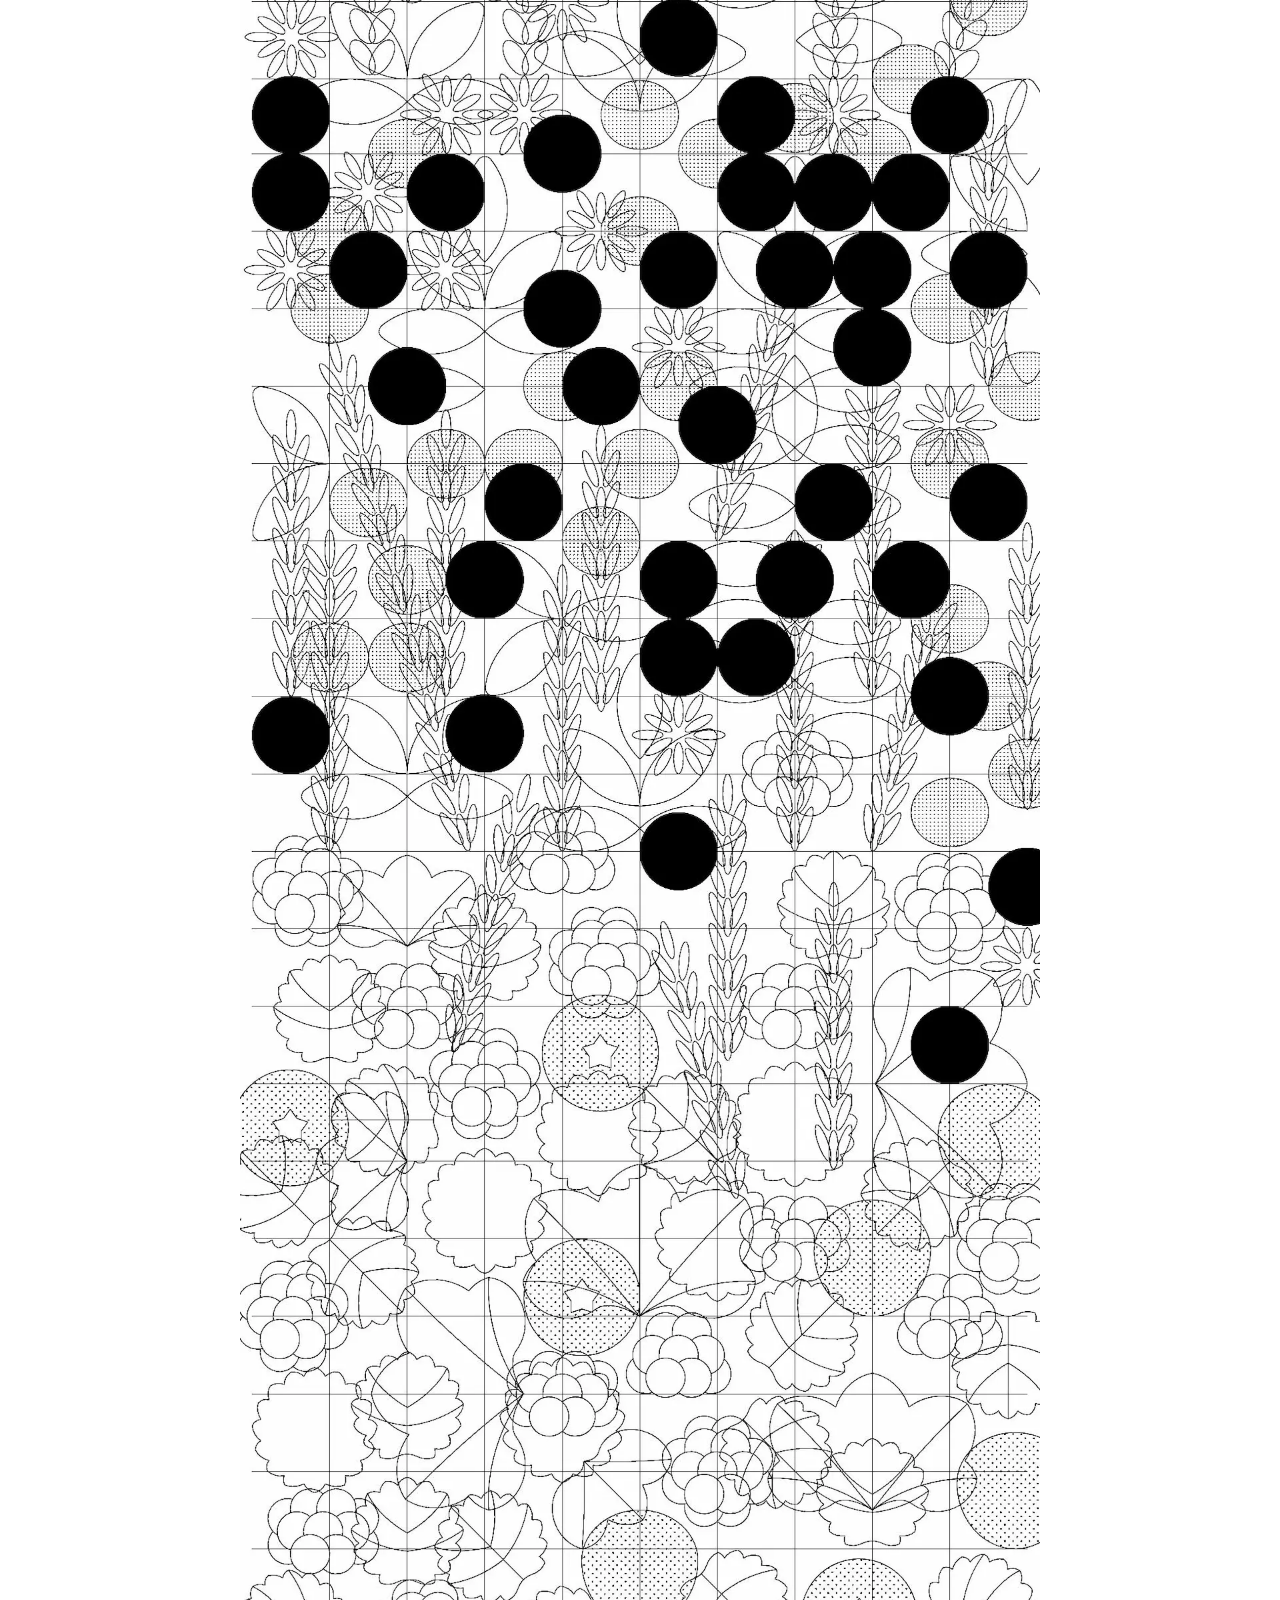
<file: face/index.html>
<!DOCTYPE html>
<html lang="en">
<head>
  <meta charset="utf-8">
  <meta name="viewport" content="width=device-width, initial-scale=1">
  <title>+.=:+*=*+#:+</title>
  <link rel="stylesheet" type="text/css" href="style.css">
  <link rel="icon" type="image/x-icon" href="favicon.ico">
  <link href="https://fonts.googleapis.com/css2?family=IBM+Plex+Sans:wght@400;500;600;700&display=swap" rel="stylesheet">
  <link href="https://fonts.googleapis.com/css2?family=IBM+Plex+Sans+KR:wght@400;500;700&display=swap" rel="stylesheet">

</head>

<body>
<header class="site-header">
  <nav class="nav">
    <a class="brand" href="../index.html" rel="noopener">Sewon Min</a>
    <a class="brand" a href="#" class="to-top" rel="noopener">Faces of Scattered Love</a>
    <div class="nav-group">
      <button id="indexToggle" class="nav-link is-button"
              aria-haspopup="true" aria-expanded="false" aria-controls="indexDropdown">
        Index
      </button>

      <!-- 드롭다운: 텍스트 주변만 흰 박스 -->
      <div id="indexDropdown" class="dropdown-lite" hidden>
        <ul class="dropdown-list">
          <li><a href="../air/index.html">Air Poetry/Fish Poetry</a></li>
          <li><a class="brand" a href="#" class="to-top" rel="noopener">Faces of Scattered Love</a></li>
          <li><a href="../river/index.html" target="_blank" rel="noopener noreferrer">
.**+**.***.......**.
</a></li>
        </ul>
      </div>
    </div>

  </nav>
</header>

  <!-- 본문 컨테이너: 800px 중앙 정렬 -->
  <main class="container">
    <!-- 프로젝트 섹션 -->
    <section class="project">

      <!-- 인트로(기존 article 내용) -->
      <section class="intro">
        <p>
          Faces of Scattered Love(2024-2025) is a title for the year-long series of projects about migratory birds flying to Arctic, small leaves filling the tundra horizon, and paper beings descending staircases.
        </p>
        <p>
          The work unfolded through many methods across the year: mapping bird migrations and the arctic circle, drawing birds for animations, making patterns for the small leaves in tundra, designing architecture at the edge of horizon, inventing ten fictional characters with different professions for ten different visions, making paper beings and staging performances for them... 
        </p>
       
      </section>

      <hr class="rule" />

      <!-- 갤러리 아이템들 -->
      <figure class="faces">
        <img src="img/cover.webp" alt="Book cover: Fish Want to Go Everywhere" loading="lazy">
        <figcaption>The cover of the book “Fish Want to Go Everywhere,” which starts twice from both sides of the cover.</figcaption>
      </figure>

      <figure class="faces">
        <img src="img/face_1.webp" alt="Paper bird with tundra pattern" loading="lazy">
        <figcaption>A paper bird with a tundra pattern. It is connected to other beings with paper clips.</figcaption>
      </figure>

      <figure class="faces">
        <img src="img/face_2.webp" alt="Paper beings ascending around a tilted column" loading="lazy">
        <figcaption>A performance of paper beings connected with paperclips, ascending around the tilted column like a knot.</figcaption>
      </figure>

      <figure>
        <img src="img/face_3.webp" alt="Paper beings descending the staircase" loading="lazy">
        <figcaption>Paper beings, after becoming very long, descend down the staircase.</figcaption>
      </figure>

      <!-- 비디오는 figure로 묶어도 좋고, 전용 섹션을 써도 OK -->
      <figure class="video-frame frame-sm">
        <video class="autoplay-video" muted playsinline loop preload="none"
               poster="" data-src="img/movie_1.webm"></video>
        <figcaption>To count birds, we need an eye.</figcaption>
      </figure>
 

      <figure>
        <img src="img/map_0.webp" alt="Arctic-centered bird migration map" loading="lazy">
        <figcaption>Mapping bird migration centered around the Arctic Circle.</figcaption>
      </figure>

       <figure class="video-frame frame-sm">
        <video class="autoplay-video" muted playsinline loop preload="none"
               poster="" data-src="img/movie_2.webm"></video>
        <figcaption>The birds reside in the seasons through migration.</figcaption>
      </figure>    
      

   <figure>
        <img src="img/movie_3.webp" alt="Arctic-centered bird migration map" loading="lazy">
        <figcaption>My migratory animals crossing the lake</figcaption>
      </figure>

      <figure>
        <img src="img/porous_2.webp" alt="Arctic-centered bird migration map" loading="lazy">
        <figcaption>Porous landscape of tundra</figcaption>
      </figure>

      <figure>
        <img src="img/porous_4.webp" alt="Arctic-centered bird migration map" loading="lazy">
        <figcaption>Porous rocks under the table</figcaption>
      </figure>

     <figure>
        <img src="img/porous_5.webp" alt="Arctic-centered bird migration map" loading="lazy">
        <figcaption>Porous rocks under the table</figcaption>
      </figure>

      <figure>
        <img src="img/porous.webp" alt="Arctic-centered bird migration map" loading="lazy">
        <figcaption>Porous landscape in red</figcaption>
      </figure>

      <figure>
        <img src="img/map_1.webp" alt="Arctic-centered bird migration map" loading="lazy">
        <figcaption>Mapping the tundra-taiga ecotone centered around the Arctic Circle. The ecotone continues to move northward.</figcaption>
      </figure>

      <figure>
        <img src="img/fall_0.webp" alt="Arctic-centered bird migration map" loading="lazy">
        <figcaption>Landscape of tundra-taiga ecotone</figcaption>
      </figure>

      <figure>
        <img src="img/fall_5.webp" alt="Arctic-centered bird migration map" loading="lazy">
        <figcaption>The horizon of tundra-taiga ecotone in summer</figcaption>
      </figure>

      <figure>
        <img src="img/fall_1.webp" alt="Arctic-centered bird migration map" loading="lazy">
        <figcaption>Ten people coming for archiving the tundra landscape in summer</figcaption>
      </figure>

      <figure>
        <img src="img/horizon.webp" alt="Arctic-centered bird migration map" loading="lazy">
        <figcaption>Four Horizon with four direction. South elevation of pavilion reflects the midnight sun above the north horizon.</figcaption>
      </figure>

      <figure>
        <img src="img/fall_3.webp" alt="Arctic-centered bird migration map" loading="lazy">
        <figcaption>Books of the textile artist</figcaption>
      </figure>

      <figure>
        <img src="img/tables.webp" alt="Arctic-centered bird migration map" loading="lazy">
        <figcaption>Ten tables for ten people</figcaption>
      </figure>

     <figure>
        <img src="img/fall_4.webp" alt="Arctic-centered bird migration map" loading="lazy">
        <figcaption>Arctic Heather, Lingonberry, Crowberry, Cloudberry, Dwarf Birch...</figcaption>
      </figure>

     <figure>
        <img src="img/fabric_1.webp" alt="Arctic-centered bird migration map" loading="lazy">
        <figcaption>Tables on the plain</figcaption>
      </figure>

      <figure>
        <img src="img/fabric_2.webp" alt="Arctic-centered bird migration map" loading="lazy">
        <figcaption>Tables on the plain. The studio for ten people.</figcaption>
      </figure>


      <figure>
        <img src="img/face_4.webp" alt="Arctic-centered bird migration map" loading="lazy">
        <figcaption>Baby fish with tundra pattern</figcaption>
      </figure>

      <figure>
        <img src="img/face_7.webp" alt="Arctic-centered bird migration map" loading="lazy">
        <figcaption>Standing fish with their friends</figcaption>
      </figure>


      <figure>
        <img src="img/face_8.webp" alt="Arctic-centered bird migration map" loading="lazy">
        <figcaption>Classification</figcaption>
      </figure>

      <figure>
        <img src="img/face_5.webp" alt="Arctic-centered bird migration map" loading="lazy">
        <figcaption>Paper beings climbing on the staircase</figcaption>
      </figure>

      <figure>
        <img src="img/face_6.webp" alt="Arctic-centered bird migration map" loading="lazy">
        <figcaption>Fish becoming a column</figcaption>
      </figure>


      <!-- 나머지 figure들도 동일 패턴으로 정리 -->
      <!-- 파일명 공백은 언더스코어/하이픈으로 변경: fish-coloumn.webp 등 -->
    </section>
  </main>
</body>

<script>

 
  // iOS/Safari 호환: muted + playsinline이면 사용자 제스처 없이도 재생 가능
  const vids = document.querySelectorAll('.autoplay-video');

  // 실제 소스 지연 세팅
  const ensureSrc = v => {
    if (!v.dataset.src) return;
    if (!v.src || v.src === window.location.href) {
      v.src = v.dataset.src;          // data-src → src
      v.load();                       // 메타데이터 로드
    }
  };

  const io = new IntersectionObserver((entries) => {
    entries.forEach(async (entry) => {
      const v = entry.target;
      if (entry.isIntersecting && entry.intersectionRatio >= 0.5) {
        ensureSrc(v);                 // 화면에 충분히 보일 때만 로드
        try { await v.play(); } catch(e) {} // 자동재생 정책 회피(무음이므로 보통 OK)
      } else {
        v.pause();
      }
    });
  }, { threshold: [0, 0.5, 1] });

  vids.forEach(v => io.observe(v));


document.addEventListener('DOMContentLoaded', () => {
  const toggle = document.getElementById('indexToggle');
  const dd     = document.getElementById('indexDropdown');

  const open  = () => { dd.hidden = false; toggle.setAttribute('aria-expanded', 'true'); };
  const close = () => { dd.hidden = true;  toggle.setAttribute('aria-expanded', 'false'); };
  const isOpen = () => toggle.getAttribute('aria-expanded') === 'true';

  toggle.addEventListener('click', (e) => {
    e.preventDefault();
    isOpen() ? close() : open();
  });

  // 바깥 클릭 닫기
  document.addEventListener('click', (e) => {
    if (e.target === toggle || dd.contains(e.target)) return;
    if (isOpen()) close();
  });

  // ESC 닫기
  document.addEventListener('keydown', (e) => {
    if (e.key === 'Escape' && isOpen()) { close(); toggle.focus(); }
  });
});
</script>



</body>
</file>
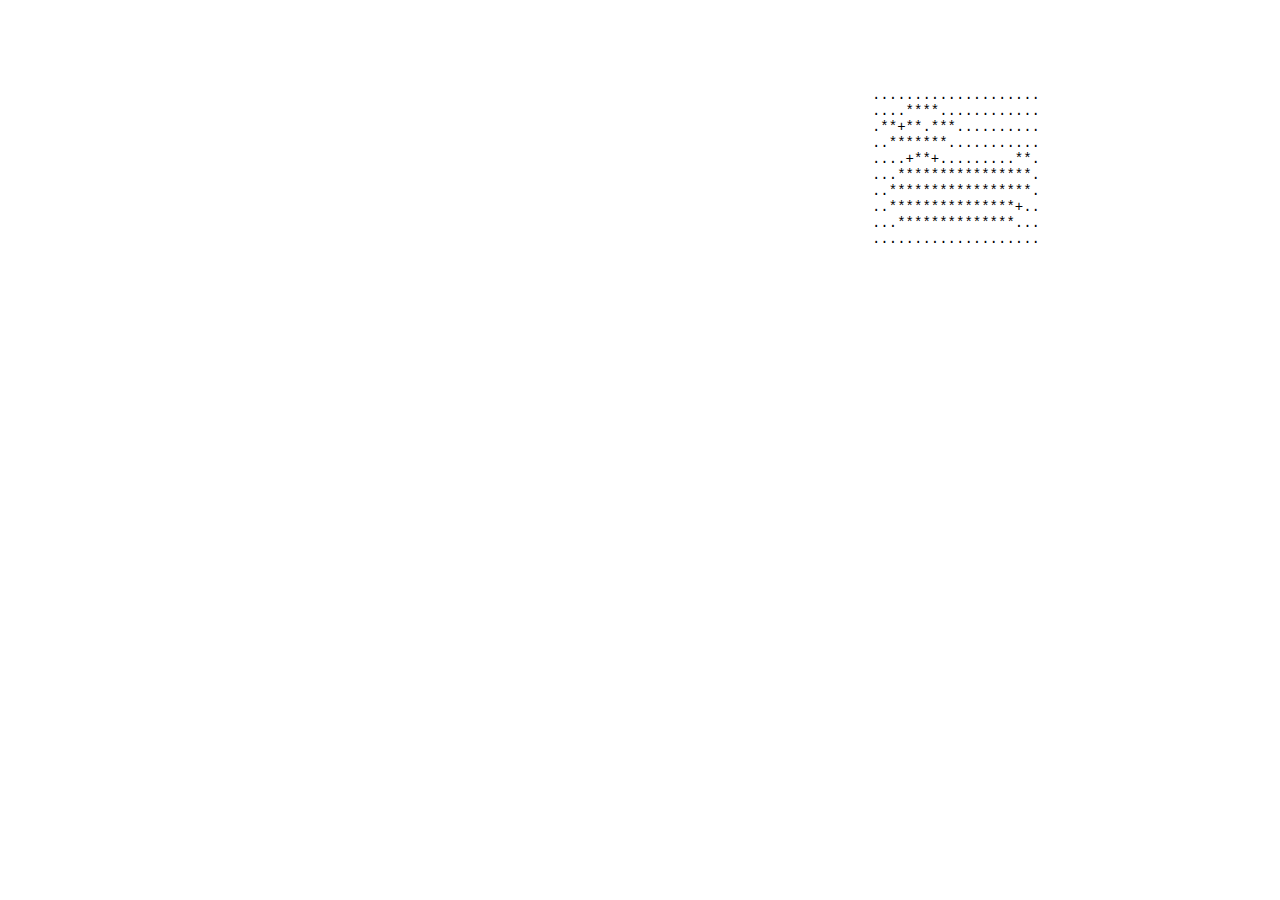
<file: index_2.html>
<!DOCTYPE html>
<html lang="en">
<head>
  <meta charset="utf-8">
  <meta name="viewport" content="width=device-width, initial-scale=1">
  <title>+.=:+*=*+#:+</title>
  <link rel="stylesheet" type="text/css" href="style.css">
  <link rel="icon" type="image/x-icon" href="favicon.ico">
  <link href="https://fonts.googleapis.com/css2?family=IBM+Plex+Sans:wght@400;500;600;700&display=swap" rel="stylesheet">
  <link href="https://fonts.googleapis.com/css2?family=IBM+Plex+Sans+KR:wght@400;500;700&display=swap" rel="stylesheet">
</head>

<body>
<header class="site-header">
  <nav class="nav">



    <div class="nav-group">
      <button id="indexToggle" class="nav-link is-button"
              aria-haspopup="true" aria-expanded="false" aria-controls="indexDropdown">
      
      </button>

      <!-- 드롭다운: 텍스트 주변만 흰 박스 -->
      <div id="indexDropdown" class="dropdown-lite">
        <ul class="dropdown-list">

          <li><a href="https://internet-river.neocities.org/">
....................<br>
....****............<br>
.**+**.***..........<br>
..*******...........<br>
....+**+.........**.<br>
...****************.<br>
..*****************.<br>
..***************+..<br>
...**************...<br>
....................<br>


</a></li>      
        </ul>
      </div>
    </div>

  </nav>
</header>

  <!-- 본문 컨테이너: 800px 중앙 정렬 -->
  <main class="container">
    <!-- 프로젝트 섹션 -->
    <section class="project">

      <!-- 인트로(기존 article 내용) -->
      <section class="intro">
        <p>


  
  </main>
</body>

<script>

  // 스크롤이 맨 아래에 도달하면 맨 위로 이동
  window.onscroll = function () {
    if ((window.innerHeight + window.scrollY) >= document.body.offsetHeight) {
      window.scrollTo(0, 0);
    }
  };
  // iOS/Safari 호환: muted + playsinline이면 사용자 제스처 없이도 재생 가능
  const vids = document.querySelectorAll('.autoplay-video');

  // 실제 소스 지연 세팅
  const ensureSrc = v => {
    if (!v.dataset.src) return;
    if (!v.src || v.src === window.location.href) {
      v.src = v.dataset.src;          // data-src → src
      v.load();                       // 메타데이터 로드
    }
  };

  const io = new IntersectionObserver((entries) => {
    entries.forEach(async (entry) => {
      const v = entry.target;
      if (entry.isIntersecting && entry.intersectionRatio >= 0.5) {
        ensureSrc(v);                 // 화면에 충분히 보일 때만 로드
        try { await v.play(); } catch(e) {} // 자동재생 정책 회피(무음이므로 보통 OK)
      } else {
        v.pause();
      }
    });
  }, { threshold: [0, 0.5, 1] });

  vids.forEach(v => io.observe(v));


document.addEventListener('DOMContentLoaded', () => {
  const toggle = document.getElementById('indexToggle');
  const dd     = document.getElementById('indexDropdown');

  const open  = () => { dd.hidden = false; toggle.setAttribute('aria-expanded', 'true'); };
  const close = () => { dd.hidden = true;  toggle.setAttribute('aria-expanded', 'false'); };
  const isOpen = () => toggle.getAttribute('aria-expanded') === 'true';

  toggle.addEventListener('click', (e) => {
    e.preventDefault();
    isOpen() ? close() : open();
  });


</script>



</body>
</file>
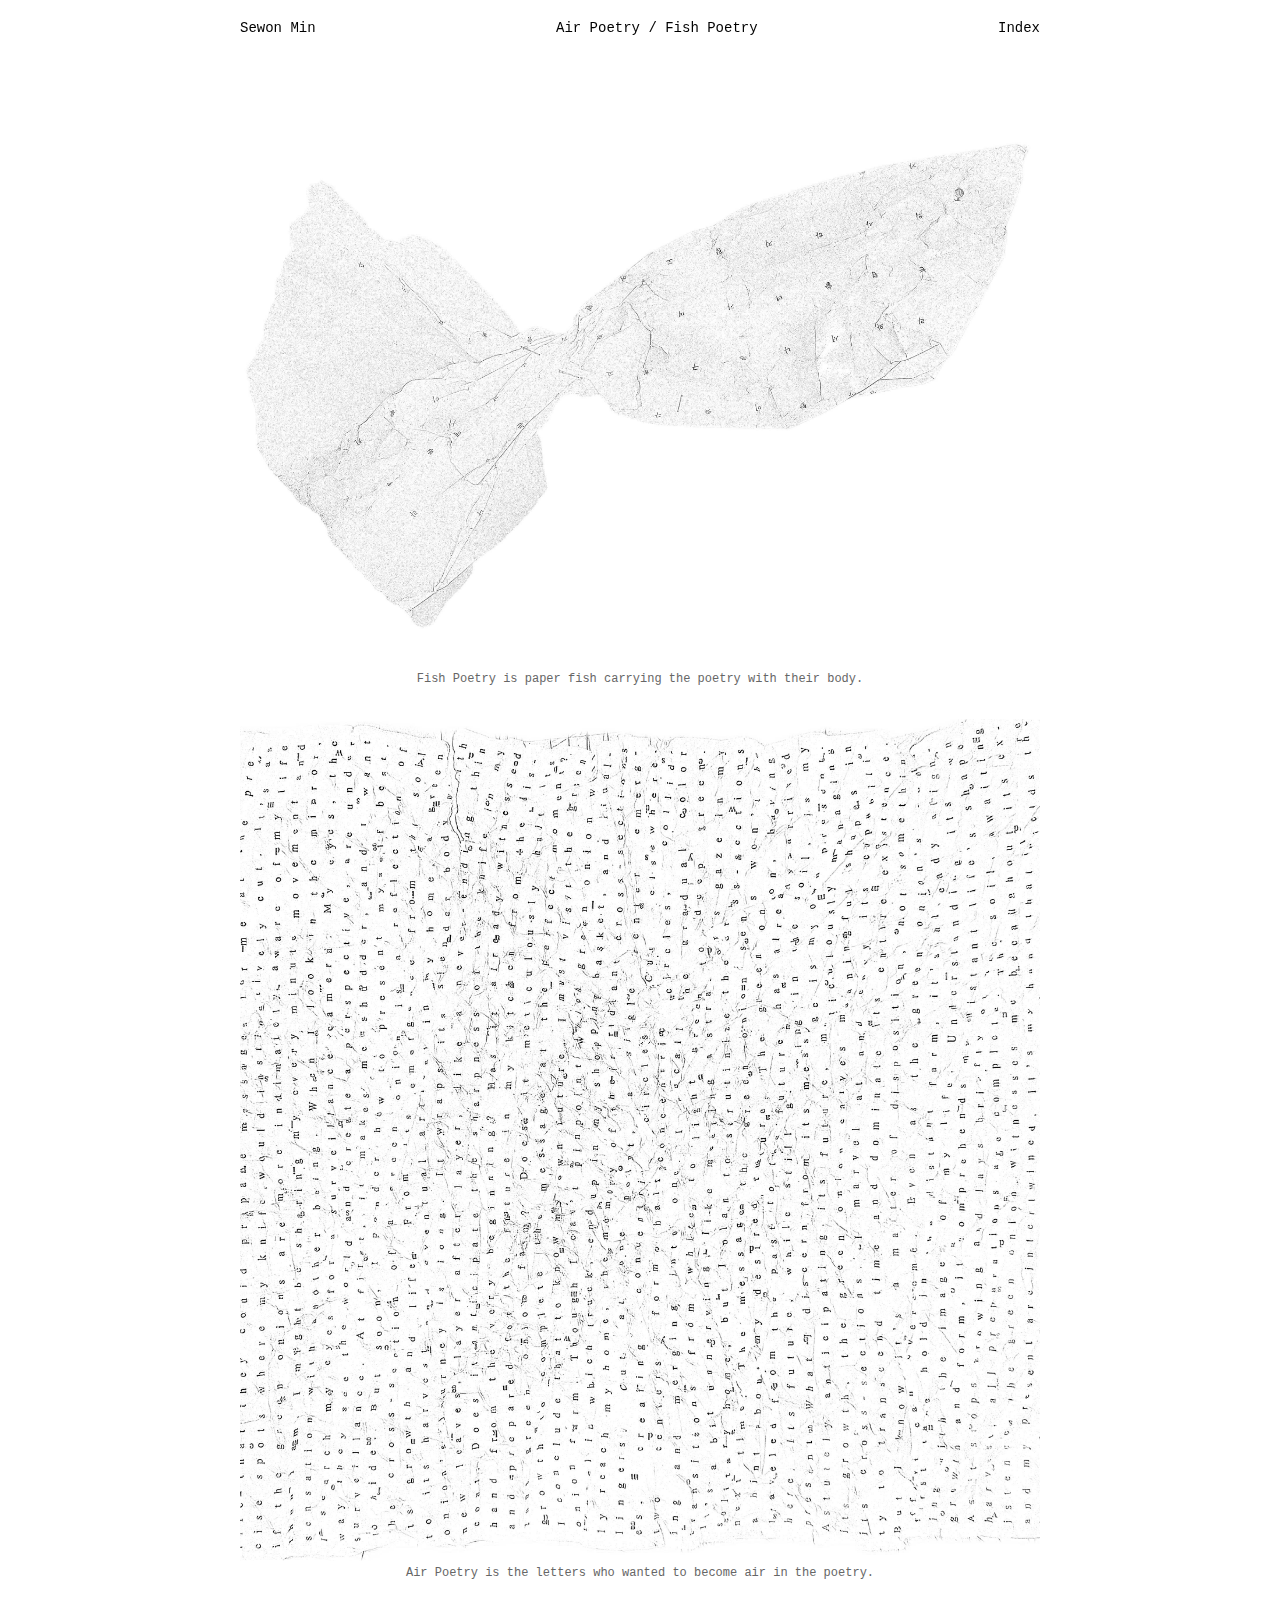
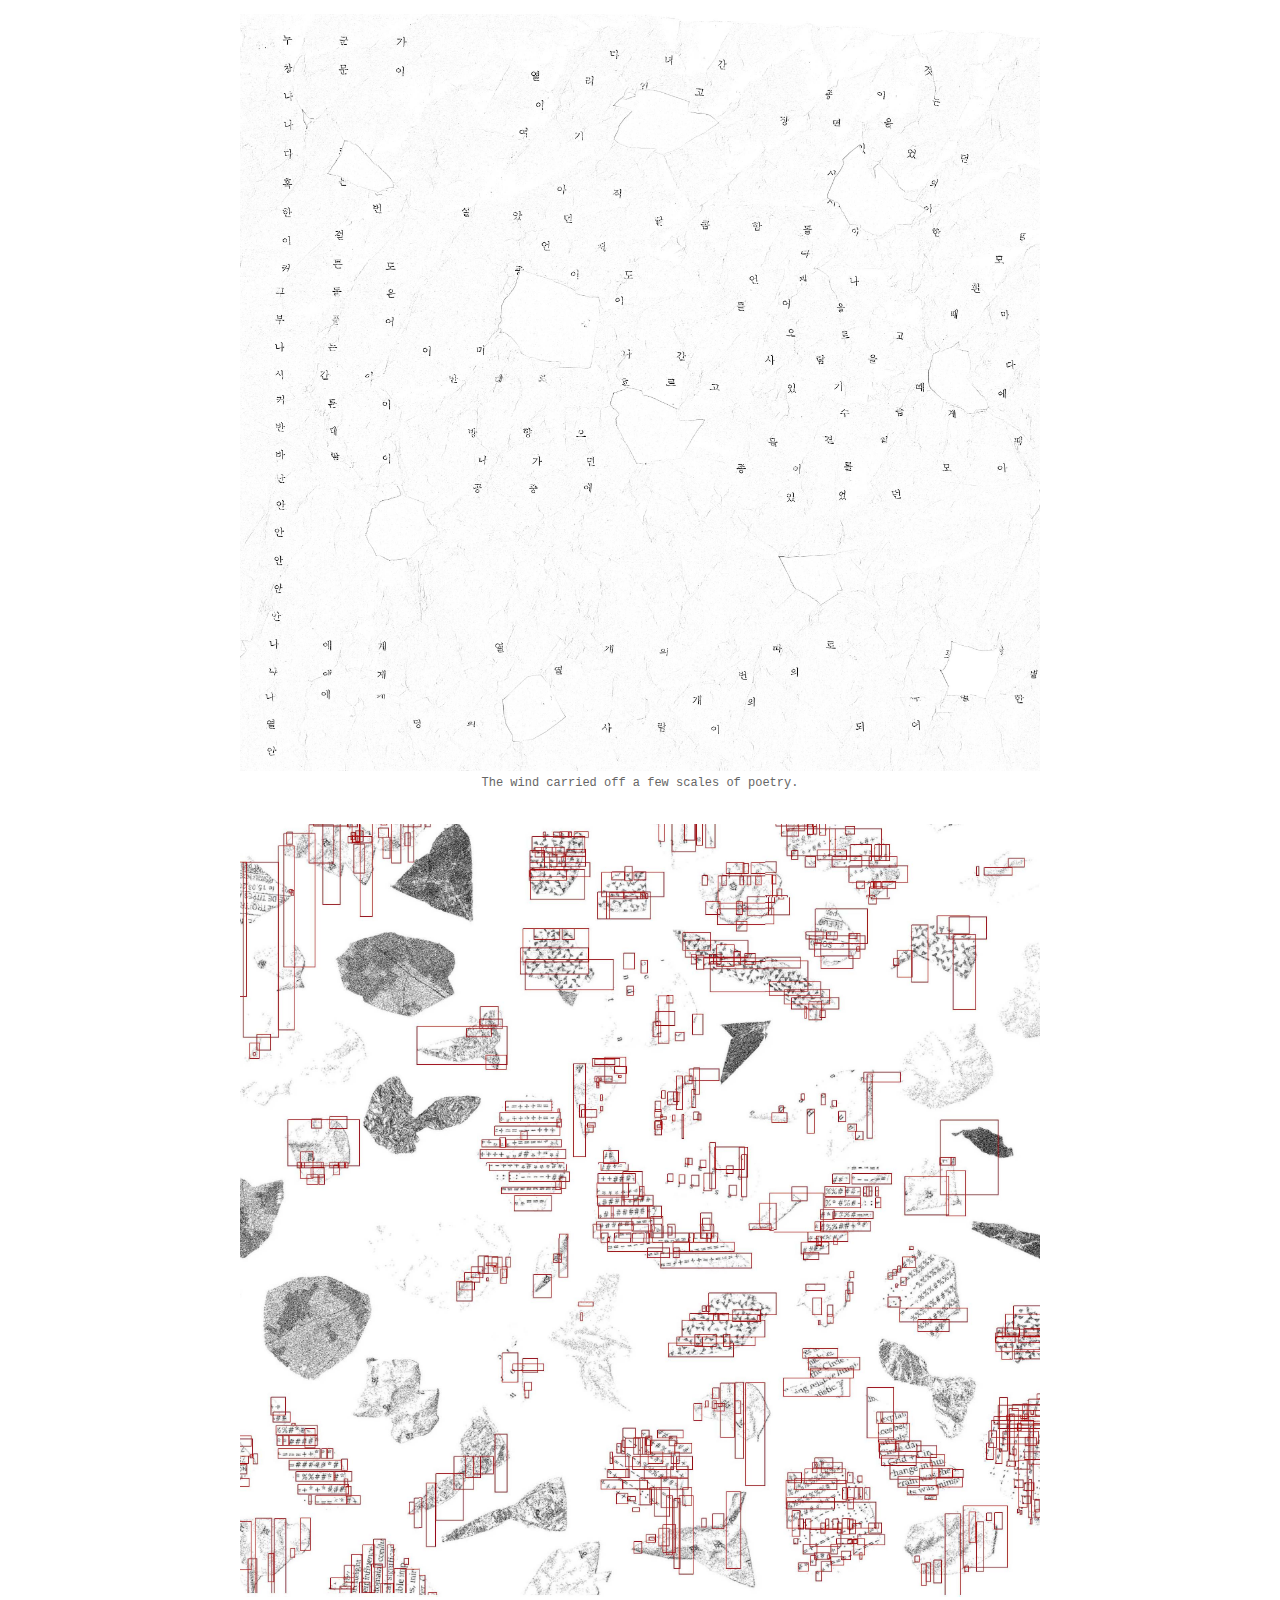
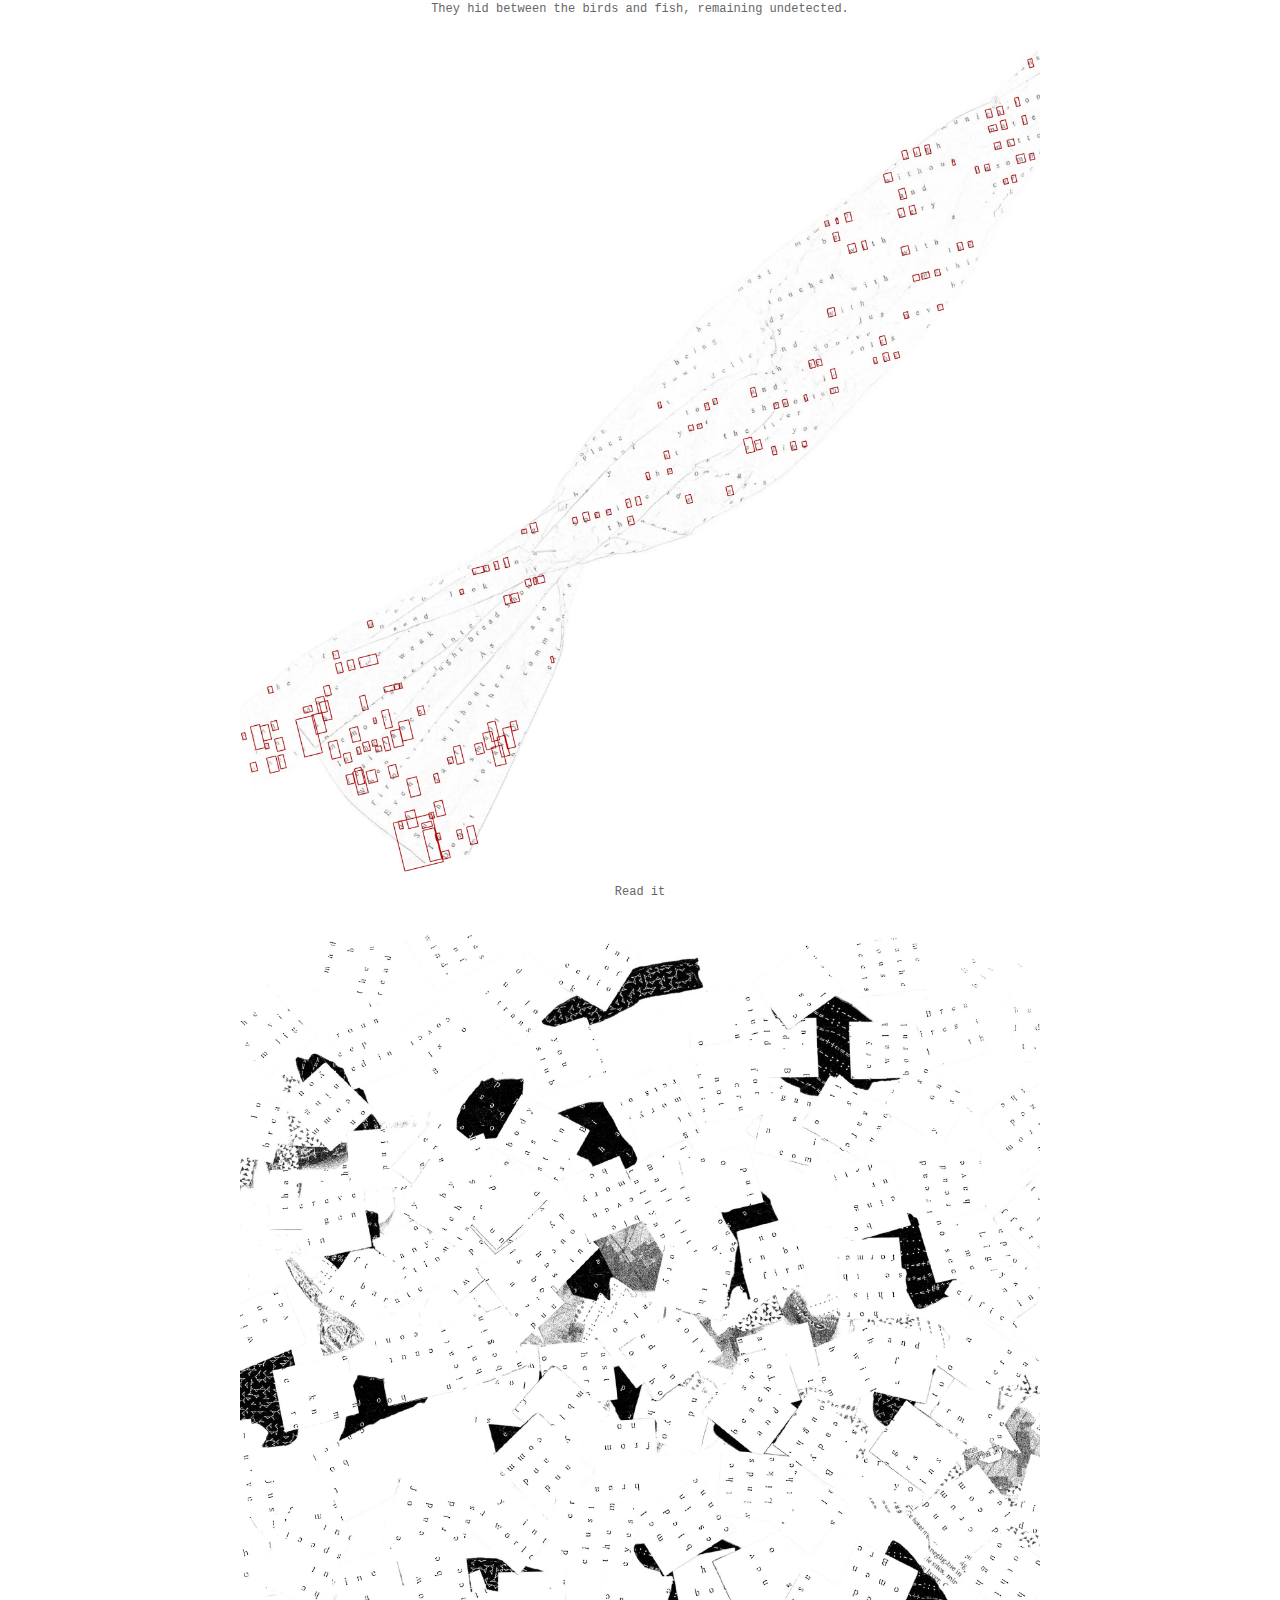
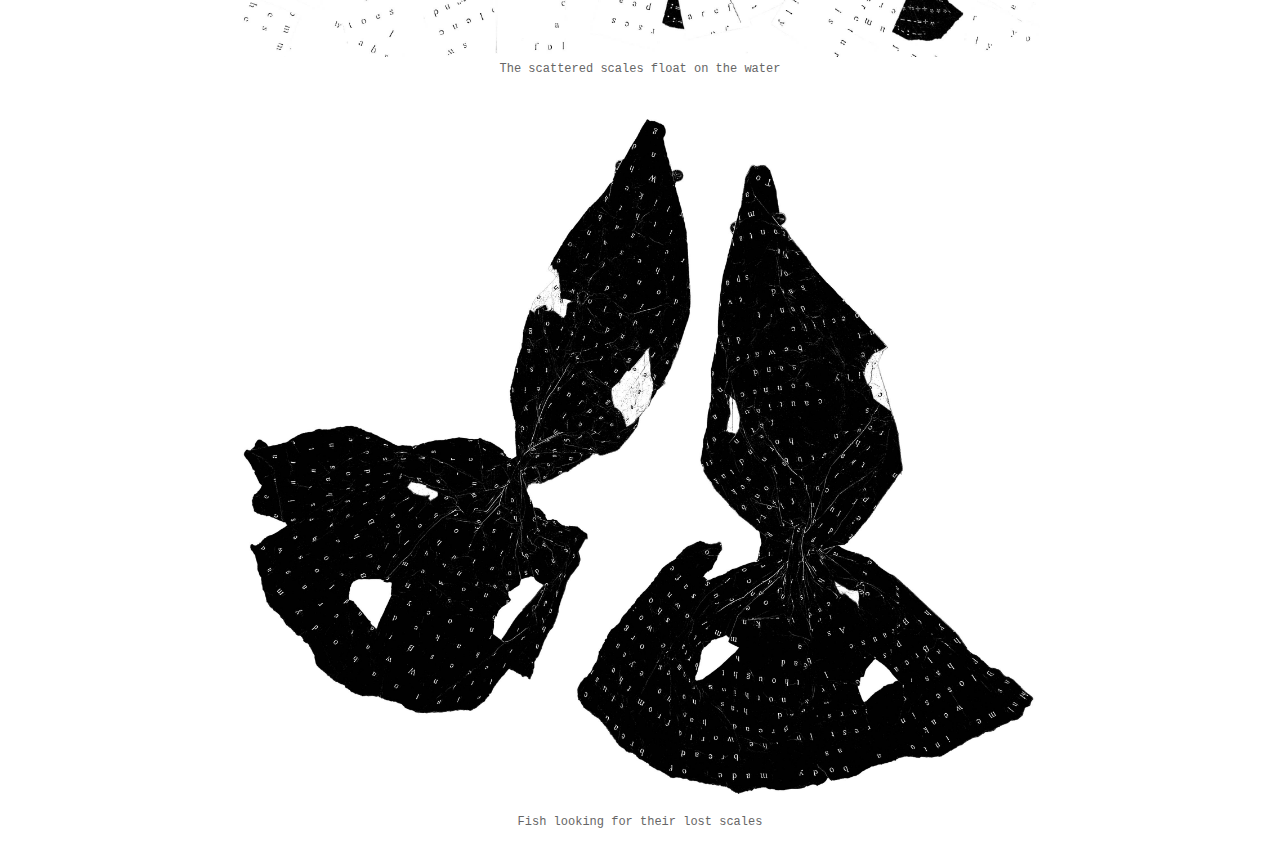
<file: air/air.html>
<!DOCTYPE html>
<html lang="en">
<head>
  <meta charset="utf-8">
  <meta name="viewport" content="width=device-width, initial-scale=1">
  <title>+.=:+*=*+#:+</title>
  <link rel="stylesheet" type="text/css" href="style.css">
  <link rel="icon" type="image/x-icon" href="favicon.ico">
</head>

<body>
<header class="site-header">
  <nav class="nav">
    <a class="brand" href="../index.html" rel="noopener">Sewon Min</a>
    <a class="brand" a href="#" class="to-top" rel="noopener">Air Poetry / Fish Poetry</a>
    <div class="nav-group">
      <button id="indexToggle" class="nav-link is-button"
              aria-haspopup="true" aria-expanded="false" aria-controls="indexDropdown">Index
      </button>

      <!-- 드롭다운: 텍스트 주변만 흰 박스 -->
      <div id="indexDropdown" class="dropdown-lite" hidden>
        <ul class="dropdown-list">
          <li><a class="brand" a href="#" class="to-top" rel="noopener">Air Poetry/Fish Poetry</a></li>
          <li><a href="../face/face.html">Faces of Scattered Love</a></li>
          <li><a href="https://internet-river.neocities.org/" target="_blank" rel="noopener noreferrer">
.**+**.***.......**.
</a></li>       
        </ul>
      </div>
    </div>

  </nav>
</header>
<!-- 본문 컨테이너: 800px 중앙 정렬 -->
  <main class="container">
    <!-- 프로젝트 섹션 -->
    <section class="project">

      <!-- 인트로(기존 article 내용) -->
      <section class="intro">

      </section>

     

      <!-- 갤러리 아이템들 -->
      <figure class="faces"><img src="../img/air_003.jpg" alt="Fish Poetry No.1" loading="lazy"><figcaption>Fish Poetry is paper fish carrying the poetry with their body.</figcaption></figure>
      <figure class="faces"><img src="../img/air_007.jpg" alt="Fish Poetry No.1" loading="lazy"></figure><figcaption>Air Poetry is the letters who wanted to become air in the poetry.</figcaption>
      <figure class="faces"><img src="../img/air_006.jpg" alt="Fish Poetry No.1" loading="lazy"><figcaption>The wind carried off a few scales of poetry.</figcaption></figure>
      <figure class="faces"><img src="../img/air_001.jpg" alt="Fish Poetry No.1" loading="lazy"><figcaption>They hid between the birds and fish, remaining undetected.</figcaption></figure>
      <figure class="faces"><img src="../img/air_008.jpg" alt="Fish Poetry No.1" loading="lazy"><figcaption>Read it </figcaption></figure>      
      <figure class="faces"><img src="../img/air_004.jpg" alt="Fish Poetry No.1" loading="lazy"></figure><figcaption>The scattered scales float on the water</figcaption>
      <figure class="faces"><img src="../img/air_002.jpg" alt="Fish Poetry No.1" loading="lazy"></figure><figcaption>Fish looking for their lost scales</figcaption>
          
    
      
 
    
</article>

    </section>
  </main>
</body>
<script>

// iOS/Safari 호환: muted + playsinline이면 사용자 제스처 없이도 재생 가능
  const vids = document.querySelectorAll('.autoplay-video');

  // 실제 소스 지연 세팅
  const ensureSrc = v => {
    if (!v.dataset.src) return;
    if (!v.src || v.src === window.location.href) {
      v.src = v.dataset.src;          // data-src → src
      v.load();                       // 메타데이터 로드
    }
  };

  const io = new IntersectionObserver((entries) => {
    entries.forEach(async (entry) => {
      const v = entry.target;
      if (entry.isIntersecting && entry.intersectionRatio >= 0.5) {
        ensureSrc(v);                 // 화면에 충분히 보일 때만 로드
        try { await v.play(); } catch(e) {} // 자동재생 정책 회피(무음이므로 보통 OK)
      } else {
        v.pause();
      }
    });
  }, { threshold: [0, 0.5, 1] });

  vids.forEach(v => io.observe(v));

  // 모달을 보여주는 함수
  function showPopup(imageSrc) {
    const popup = document.getElementById('popup');
    const popupImage = document.getElementById('popupImage');
    popupImage.src = imageSrc;
    popup.style.display = 'block';
  }

  // 모달을 숨기는 함수
  function hidePopup() {
    const popup = document.getElementById('popup');
    popup.style.display = 'none';
  }

  // 아이디와 이미지 매핑 객체
  const popupMap = {
    'map_0': 'map_1.png',
    'map_00': 'map_2.jpeg',
    'map_000': 'map_3.png',
    'map_1': 'gift_1.png',
    'map_2': 'gift_2.png',
    'map_3': 'gift_3.png',
    'map_4': 'gift_4.png',
    'map_5': 'gift_5.png',
    'map_6': 'gift_6.png',
    'map_7': 'gift_7.png',
    'map_8': 'gift_8.png',
    'map_9': 'gift_9.png',
    'map_10': 'gift_10.png',
    'map_11': 'gift_11.png',
    'map_12': 'gift_12.png',
    'map_13': 'gift_13.png',
    'map_14': 'gift_14.png',
    'map_15': 'gift_15.png',
    'map_16': 'gift_16.png',
    'map_17': 'gift_17.png',
    'map_18': 'gift_18.png',
    'map_19': 'gift_19.png',
    'map_20': 'gift_20.png',
    'map_21': 'map_7.png',
    'map_22': 'map_8.png',
    'map_23': 'map_5.png',
    'map_24': 'map_6.png',
    'map_25': 'gift_21.png',
    'map_26': 'map_9.png',
    'map_95': 'new_1.png',
    'map_96': 'new_2.png',
    'map_97': 'new_3.png',
    'map_98': 'new_4.png',
    'map_99': 'new_5.png'
  };

  // 요소 존재 여부를 확인한 후 이벤트 바인딩
  for (const [id, src] of Object.entries(popupMap)) {
    const el = document.getElementById(id);
    if (el) {
      el.addEventListener('click', function () {
        showPopup(src);
      });
    }
  }



document.addEventListener('DOMContentLoaded', () => {
  const toggle = document.getElementById('indexToggle');
  const dd     = document.getElementById('indexDropdown');

  const open  = () => { dd.hidden = false; toggle.setAttribute('aria-expanded', 'true'); };
  const close = () => { dd.hidden = true;  toggle.setAttribute('aria-expanded', 'false'); };
  const isOpen = () => toggle.getAttribute('aria-expanded') === 'true';

  toggle.addEventListener('click', (e) => {
    e.preventDefault();
    isOpen() ? close() : open();
  });

  // 바깥 클릭 닫기
  document.addEventListener('click', (e) => {
    if (e.target === toggle || dd.contains(e.target)) return;
    if (isOpen()) close();
  });

  // ESC 닫기
  document.addEventListener('keydown', (e) => {
    if (e.key === 'Escape' && isOpen()) { close(); toggle.focus(); }
  });
});
</script>


</body>
</file>
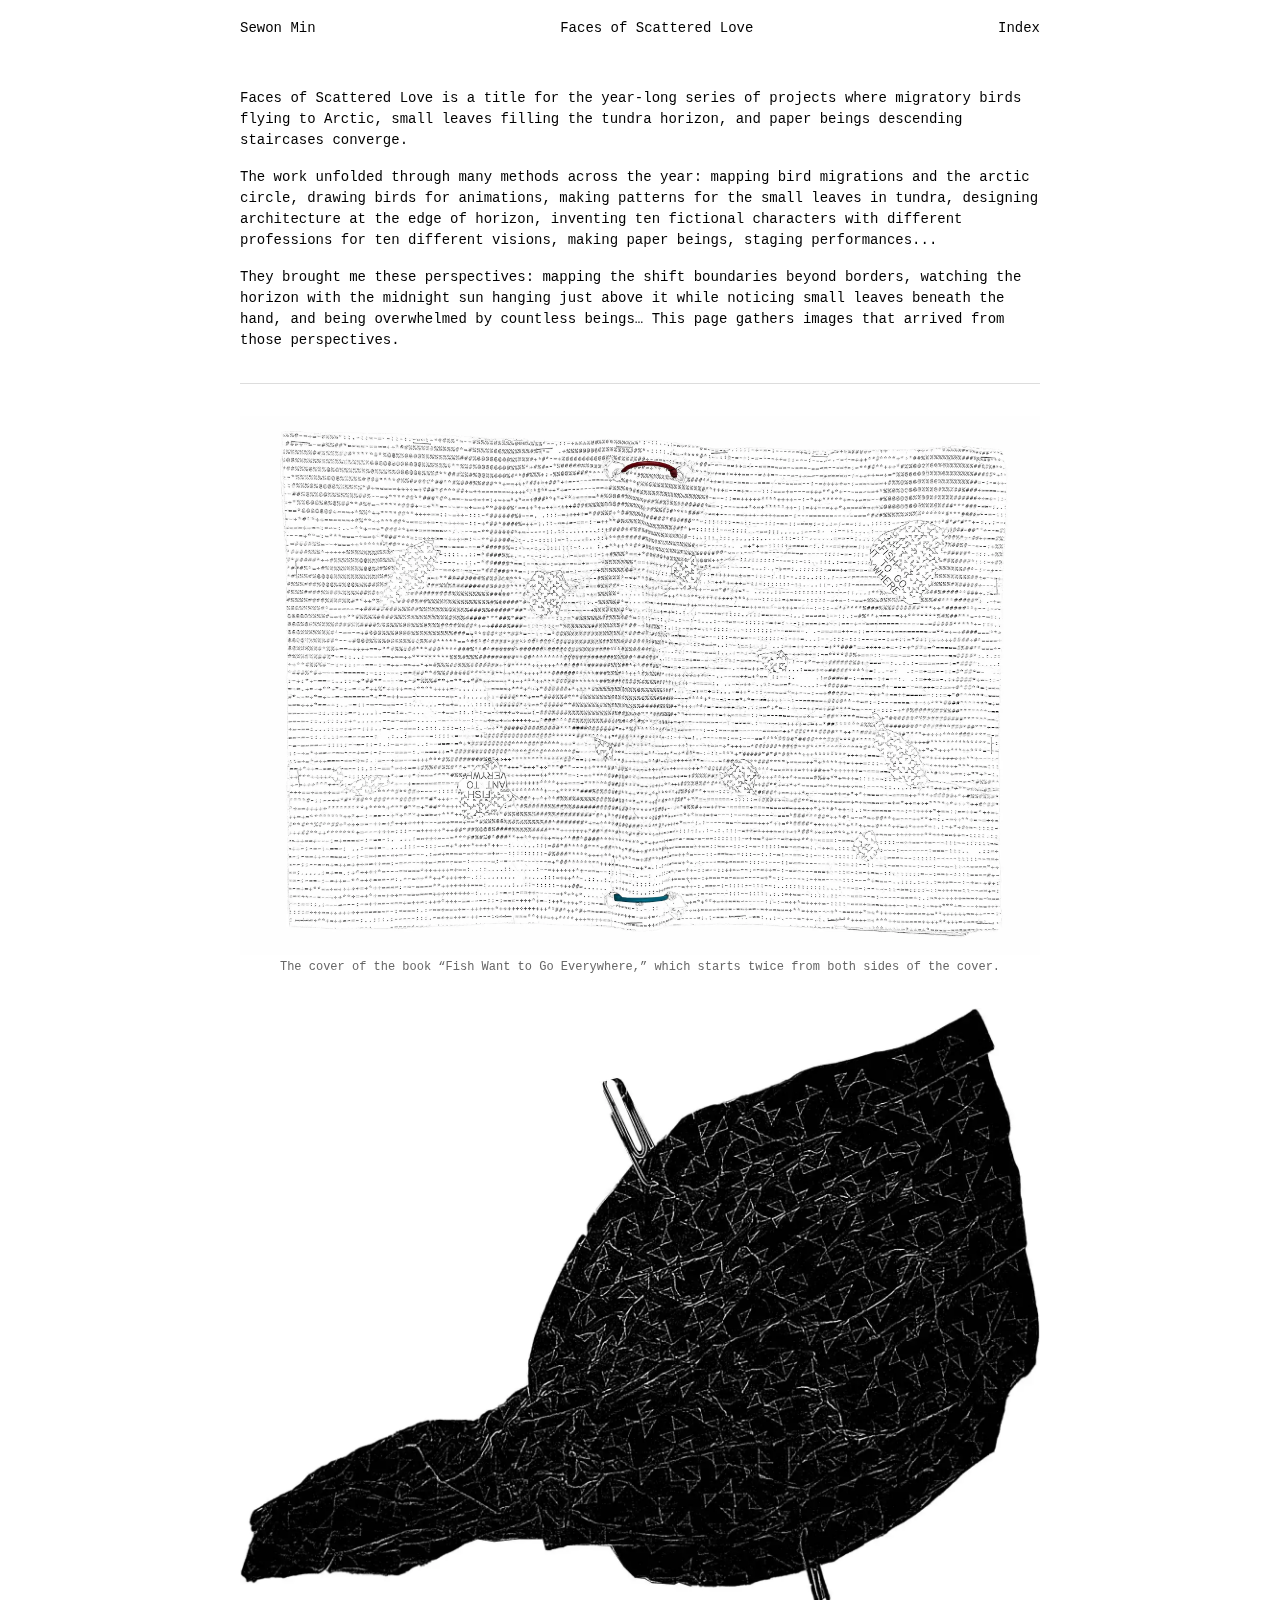
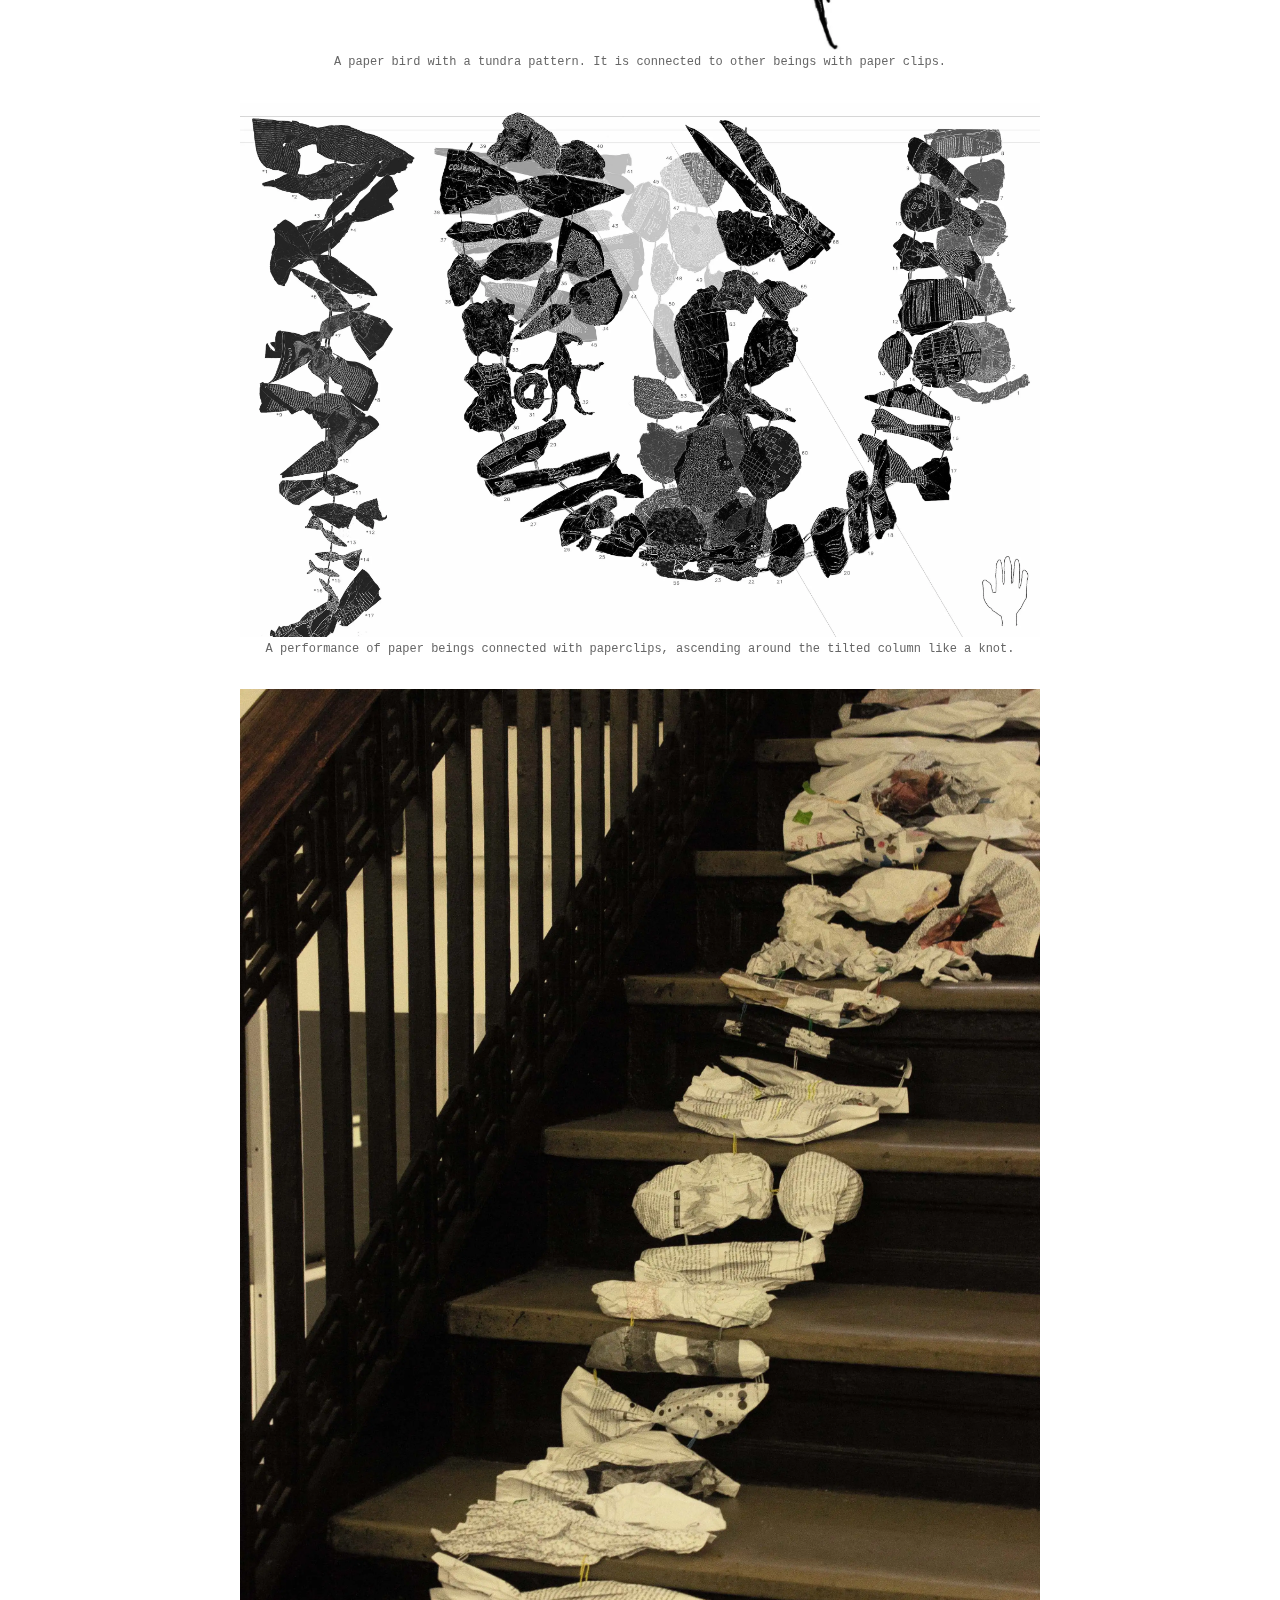
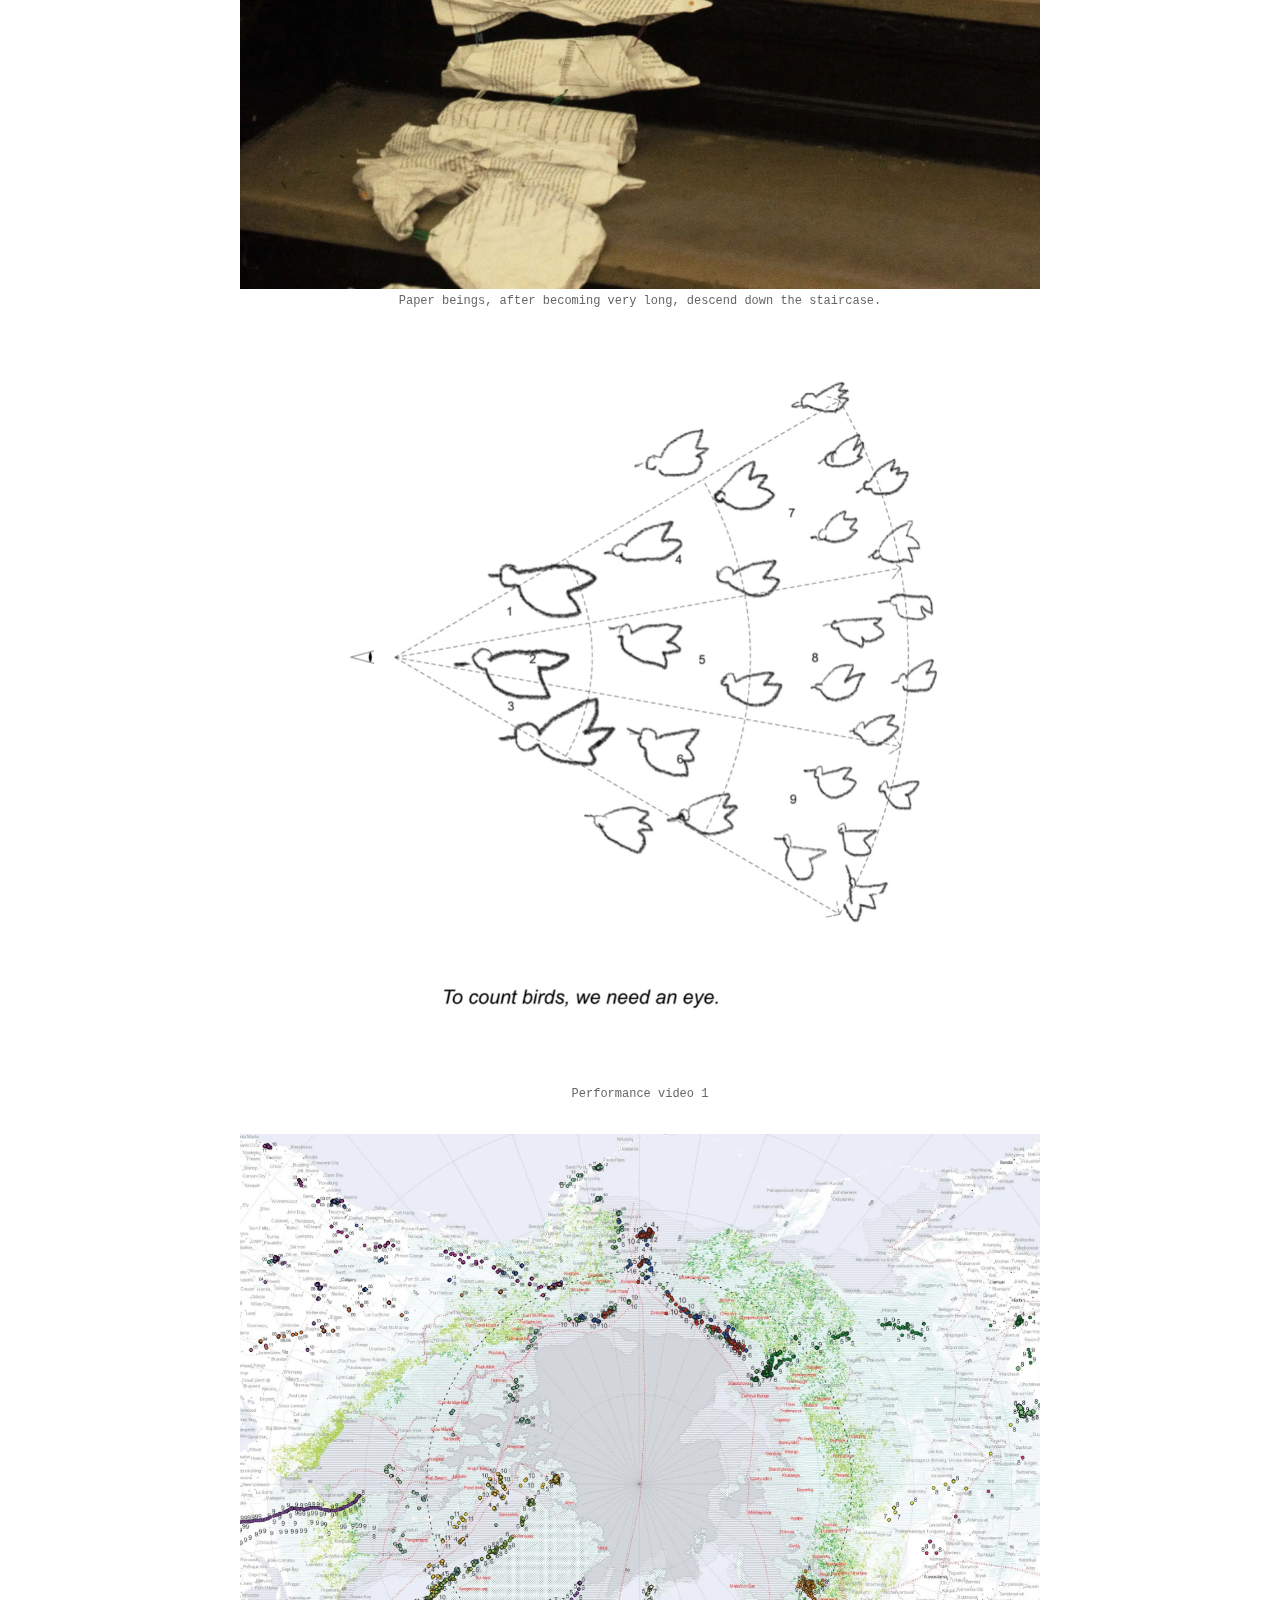
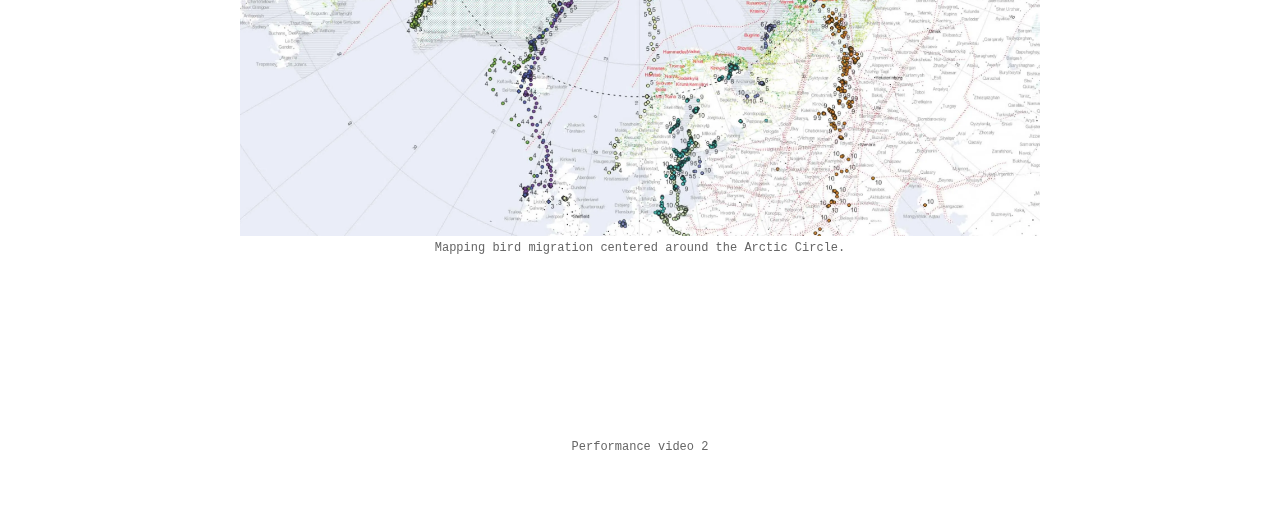
<file: face/face.html>
<!DOCTYPE html>
<html lang="en">
<head>
  <meta charset="utf-8">
  <meta name="viewport" content="width=device-width, initial-scale=1">
  <title>+.=:+*=*+#:+</title>
  <link rel="stylesheet" type="text/css" href="style.css">
  <link rel="icon" type="image/x-icon" href="favicon.ico">
  <link href="https://fonts.googleapis.com/css2?family=IBM+Plex+Sans:wght@400;500;600;700&display=swap" rel="stylesheet">
  <link href="https://fonts.googleapis.com/css2?family=IBM+Plex+Sans+KR:wght@400;500;700&display=swap" rel="stylesheet">

</head>

<body>
<header class="site-header">
  <nav class="nav">
    <a class="brand" href="../index.html" rel="noopener">Sewon Min</a>
    <a class="brand" a href="#" class="to-top" rel="noopener">Faces of Scattered Love</a>
    <div class="nav-group">
      <button id="indexToggle" class="nav-link is-button"
              aria-haspopup="true" aria-expanded="false" aria-controls="indexDropdown">
        Index
      </button>

      <!-- 드롭다운: 텍스트 주변만 흰 박스 -->
      <div id="indexDropdown" class="dropdown-lite" hidden>
        <ul class="dropdown-list">
          <li><a href="../air/air.html">Air Poetry/Fish Poetry</a></li>
          <li><a class="brand" a href="#" class="to-top" rel="noopener">Faces of Scattered Love</a></li>
          <li><a href="https://internet-river.neocities.org/" target="_blank" rel="noopener noreferrer">
.**+**.***.......**.
</a></li>
        </ul>
      </div>
    </div>

  </nav>
</header>

  <!-- 본문 컨테이너: 800px 중앙 정렬 -->
  <main class="container">
    <!-- 프로젝트 섹션 -->
    <section class="project">

      <!-- 인트로(기존 article 내용) -->
      <section class="intro">
        <p>
          Faces of Scattered Love is a title for the year-long series of projects where migratory birds flying to Arctic, small leaves filling the tundra horizon, and paper beings descending staircases converge.
        </p>
        <p>
          The work unfolded through many methods across the year: mapping bird migrations and the arctic circle, drawing birds for animations, making patterns for the small leaves in tundra, designing architecture at the edge of horizon, inventing ten fictional characters with different professions for ten different visions, making paper beings, staging performances... 
        </p>
        <p>
          They brought me these perspectives: mapping the shift boundaries beyond borders, watching the horizon with the midnight sun hanging just above it while noticing small leaves beneath the hand, and being overwhelmed by countless beings… This page gathers images that arrived from those perspectives.
        </p>
      </section>

      <hr class="rule" />

      <!-- 갤러리 아이템들 -->
      <figure class="faces">
        <img src="images/cover.webp" alt="Book cover: Fish Want to Go Everywhere" loading="lazy">
        <figcaption>The cover of the book “Fish Want to Go Everywhere,” which starts twice from both sides of the cover.</figcaption>
      </figure>

      <figure class="faces">
        <img src="images/face_1.webp" alt="Paper bird with tundra pattern" loading="lazy">
        <figcaption>A paper bird with a tundra pattern. It is connected to other beings with paper clips.</figcaption>
      </figure>

      <figure class="faces">
        <img src="images/face_2.webp" alt="Paper beings ascending around a tilted column" loading="lazy">
        <figcaption>A performance of paper beings connected with paperclips, ascending around the tilted column like a knot.</figcaption>
      </figure>

      <figure>
        <img src="images/face_3.webp" alt="Paper beings descending the staircase" loading="lazy">
        <figcaption>Paper beings, after becoming very long, descend down the staircase.</figcaption>
      </figure>

      <!-- 비디오는 figure로 묶어도 좋고, 전용 섹션을 써도 OK -->
      <figure class="video-frame frame-sm">
        <video class="autoplay-video" muted playsinline loop preload="none"
               poster="" data-src="images/movie_1.webm"></video>
        <figcaption>Performance video 1</figcaption>
      </figure>

      <figure>
        <img src="images/map_0.webp" alt="Arctic-centered bird migration map" loading="lazy">
        <figcaption>Mapping bird migration centered around the Arctic Circle.</figcaption>
      </figure>

      <figure class="video-frame frame-lg">
        <video class="autoplay-video" muted playsinline loop preload="none"
               poster="" data-src="images/movie_2.mp4"></video>
        <figcaption>Performance video 2</figcaption>
      </figure>

      <!-- 나머지 figure들도 동일 패턴으로 정리 -->
      <!-- 파일명 공백은 언더스코어/하이픈으로 변경: fish-coloumn.webp 등 -->
    </section>
  </main>
</body>

<script>

  // 스크롤이 맨 아래에 도달하면 맨 위로 이동
  window.onscroll = function () {
    if ((window.innerHeight + window.scrollY) >= document.body.offsetHeight) {
      window.scrollTo(0, 0);
    }
  };
  // iOS/Safari 호환: muted + playsinline이면 사용자 제스처 없이도 재생 가능
  const vids = document.querySelectorAll('.autoplay-video');

  // 실제 소스 지연 세팅
  const ensureSrc = v => {
    if (!v.dataset.src) return;
    if (!v.src || v.src === window.location.href) {
      v.src = v.dataset.src;          // data-src → src
      v.load();                       // 메타데이터 로드
    }
  };

  const io = new IntersectionObserver((entries) => {
    entries.forEach(async (entry) => {
      const v = entry.target;
      if (entry.isIntersecting && entry.intersectionRatio >= 0.5) {
        ensureSrc(v);                 // 화면에 충분히 보일 때만 로드
        try { await v.play(); } catch(e) {} // 자동재생 정책 회피(무음이므로 보통 OK)
      } else {
        v.pause();
      }
    });
  }, { threshold: [0, 0.5, 1] });

  vids.forEach(v => io.observe(v));


document.addEventListener('DOMContentLoaded', () => {
  const toggle = document.getElementById('indexToggle');
  const dd     = document.getElementById('indexDropdown');

  const open  = () => { dd.hidden = false; toggle.setAttribute('aria-expanded', 'true'); };
  const close = () => { dd.hidden = true;  toggle.setAttribute('aria-expanded', 'false'); };
  const isOpen = () => toggle.getAttribute('aria-expanded') === 'true';

  toggle.addEventListener('click', (e) => {
    e.preventDefault();
    isOpen() ? close() : open();
  });

  // 바깥 클릭 닫기
  document.addEventListener('click', (e) => {
    if (e.target === toggle || dd.contains(e.target)) return;
    if (isOpen()) close();
  });

  // ESC 닫기
  document.addEventListener('keydown', (e) => {
    if (e.key === 'Escape' && isOpen()) { close(); toggle.focus(); }
  });
});
</script>



</body>
</file>
<file: style.css>
html {
  overflow-y: scroll; /* 스크롤바 항상 강제 표시 */
}

body {
    font-family:  'Courier New', Courier, "IBM Plex Sans KR", sans-serif; monospace; 
		font-size: clamp(14px, calc(100vw / 107), 24px);; 
		word-spacing: 0px;
		font-weight: normal;
		word-break: keep-all;
		background-color: white;
		color: black;
	}



@media (max-width: 480px) {
  .intro {
    color: blue;
    max-width: 160px;   
    padding: 0 0px;    
  }
}

/* 1) 헤더(메뉴바) */
.site-header {
  position: sticky; 
  top: 0; 
  z-index: 1000;
  background: transparent; 
  border-bottom: line
}

.nav {
  max-width: 800px; 
  margin: 0 auto; 
  padding: 12px 0px;
  padding-right: 0;
  display: flex; 
  justify-content: space-between; 
  align-items: center;
  position: relative;
}

.nav a, .nav .is-button {
  display: inline-block; 
  text-decoration: none; color: #000;
  transition: transform .2s ease, color .2s ease, opacity .2s ease;
  background: none; border: 0; padding: 0; cursor: pointer; font: inherit;
}

.nav a:hover, .nav .is-button:hover { 
  color: red;
  transform:rotate(5deg) 
}



/* 드롭다운 컨테이너를 오른쪽 정렬 */
.dropdown-lite {
  position: absolute;
  top: 100%;
  right: 0;           /* ⬅ 오른쪽 기준 정렬 */
  padding: 39px 0;     /* 메뉴 전체 바깥 여백 최소화 */
  background: transparent;
  z-index: 1200;
}



/* 리스트를 오른쪽으로 몰기 */
.dropdown-list {
  list-style: none;
  margin: 0;
  padding: 0;
  display: flex;
  flex-direction: column;
  align-items: flex-end;  /* ⬅ 오른쪽 끝으로 정렬 */
  gap: 6px;
  width: 100%;
}

/* 항목 디자인: 국수다발 */
.dropdown-list a {
  display: block;
  width: 340px;
  background: #fff;
  color: #000;
  text-decoration: none;
  text-align: right;
  padding: 0px 0px;    /* ⬅ 패딩 최소화 → 드래그 느낌 */
  border-radius: 0;    /* 각진 네모 느낌 유지 */
  transition: transform .15s ease, box-shadow .15s ease;
  white-space: nowrap; /* 긴 텍스트 줄바꿈 방지 */
}

.dropdown-list a:hover {
  transform: rotate(2deg) translateY(-1px);
}

@media (max-width: 768px) {
  .dropdown-lite {
 position: absolute;
    left: 0; right: 0;
    /* top: calc(100% + 200px); /* ⬅ 버튼/헤더 아래로 72px 더 내려서 표시 */
    transform: none;
    width: 100%;
  }
  .dropdown-list a {
    text-align: right;
    width: 200px;
    padding-right: 0px;
  }
}

/* 2) 본문 컨테이너(800px 중앙 정렬) */
.container { max-width: 800px; margin: 0 auto; padding: 24px 16px; }
.project { display: block; }

  .intro {
  position: fixed;
  color: blue;
  max-width: 300px;
  width: 100%;
  margin: 0; /* 왼쪽에 붙임 */
  text-align: left;
}


.intro p {
  line-height: 1.5; 
  margin: 1rem 0; }

/* 3) 구분선 */
.rule { border: none; height: 1px; background: #ddd; margin: 2rem 0; }

/* 4) 갤러리 공통 */
figure { margin: 0; padding: 0; }
figure img { display: block; width: 100%; height: auto; margin: 2rem 0; }
figcaption { 
  margin-top: 0;
  font-size: 12px; 
  color: #666; 
  line-height: 1.4; 
  text-align: center; }

.faces { text-align: left; }

/* 5) 비디오 프레임 (컨테이너로 크기 제어) */
.video-frame { margin: 2rem 0; }
.video-frame.frame-sm { max-width: 700px; }
.video-frame.frame-lg { max-width: 1200px; } /* 컨테이너는 800px이지만, 내부 비디오가 넘치지 않게 아래 설정 */
.autoplay-video { width: 100%; height: auto; display: block; }

/* 6) 반응형 */
@media (max-width: 768px) {
  .container { padding: 20px 0px; }
  figure img { margin: 1.5rem 0; }
  .video-frame.frame-lg { max-width: 100%; }
}


.two {
  column-count: 2;          /* 두 개의 칼럼 */
  column-gap: 60px;         /* 칼럼 간 간격 */
  column-rule: 1px solid #ccc; /* 칼럼 사이 구분선 (원하면 삭제 가능) */
  text-align: left;
  
  max-width: 900px;         /* 전체 너비 제한 */
  margin: 0 auto;           /* 중앙 정렬 */
  padding: 50px 0;          /* 좌우 패딩 제거, 위아래만 유지 */
}



::selection {  color: red;  background-color: yellow;}
</file>
<file: air/style.css>
body {
    font-family:  'Courier New', Courier, "IBM Plex Sans KR", sans-serif; monospace; 
    font-size: clamp(14px, calc(100vw / 107), 24px);; 
    word-spacing: 0px;
    font-weight: normal;
    word-break: keep-all;
    background-color: white;
    color: black;
  }


/* 1) 헤더(메뉴바) */
.site-header {
  position: sticky; 
  top: 0; 
  z-index: 1000;
  background: transparent; 
  border-bottom: line

}

.nav {
  max-width: 800px; 
  margin: 0 auto; 
  padding: 12px 0px;
  padding-right: 0;
  display: flex; 
  justify-content: space-between; 
  align-items: center;
}

.nav a, .nav .is-button {
  display: inline-block; 
  text-decoration: none; color: #000;
  transition: transform .2s ease, color .2s ease, opacity .2s ease;
  background: none; border: 0; padding: 0; cursor: pointer; font: inherit;
}

.nav a:hover, .nav .is-button:hover { 
  color: red;
  transform:rotate(5deg) 
}

/* 헤더/네비는 기존 그대로 가정 */
.nav { position: relative; }

/* 드롭다운 컨테이너를 오른쪽 정렬 */
.dropdown-lite {
  position: absolute;
  top: 100%;
  right: 0;           /* ⬅ 오른쪽 기준 정렬 */
  padding: 6px 0;     /* 메뉴 전체 바깥 여백 최소화 */
  background: transparent;
  z-index: 1200;
}



/* 리스트를 오른쪽으로 몰기 */
.dropdown-list {
  list-style: none;
  color: blue;
  margin: 0;
  padding: 0;
  display: flex;
  flex-direction: column;
  align-items: flex-end;  /* ⬅ 오른쪽 끝으로 정렬 */
  gap: 6px;
  width: 100%;
}

/* 항목 디자인: 국수다발 */
.dropdown-list a {
  display: block;
  width: 340px;
  background: #fff;
  color: blue;
  text-decoration: none;
  text-align: right;
  padding: 0px 0px;    /* ⬅ 패딩 최소화 → 드래그 느낌 */
  border-radius: 0;    /* 각진 네모 느낌 유지 */
  transition: transform .15s ease, box-shadow .15s ease;
  white-space: nowrap; /* 긴 텍스트 줄바꿈 방지 */
}

.dropdown-list a:hover {
  transform: rotate(2deg) translateY(-1px);
}

@media (max-width: 768px) {
  .dropdown-lite {
    left: 0;
    right: 0;
    transform: none;
    width: 100%;
  }
  .dropdown-list a {
    text-align: right;
    color: blue;
    width: 200px;
    padding-right: 16px;
  }
}

/* 2) 본문 컨테이너(800px 중앙 정렬) */
.container { max-width: 800px; margin: 0 auto; padding: 24px 16px; }
.project { display: block; }
.intro p { line-height: 1.5; margin: 1rem 0; }

/* 3) 구분선 */
.rule { border: none; height: 1px; background: #ddd; margin: 2rem 0; }

/* 4) 갤러리 공통 */
figure { margin: 0; padding: 0; }
figure img { display: block; width: 100%; height: auto; margin: 2rem 0; margin-bottom: 4px}
figcaption { 
  margin-top: 0;
  font-size: 12px; 
  color: #666; 
  line-height: 1.4; 
  text-align: center; }

.faces { text-align: left; }

/* 5) 비디오 프레임 (컨테이너로 크기 제어) */
.video-frame { margin: 2rem 0; }
.video-frame.frame-sm { max-width: 700px; }
.video-frame.frame-lg { max-width: 1200px; } /* 컨테이너는 800px이지만, 내부 비디오가 넘치지 않게 아래 설정 */
.autoplay-video { width: 100%; height: auto; display: block; }

/* 6) 반응형 */
@media (max-width: 768px) {
  .container { padding: 20px 0px; }
  figure img { margin: 1.5rem 0; margin-bottom: 2px}
  figcaption {
    font-size: 9px;
  }
  .video-frame.frame-lg { max-width: 100%; }
}
@media (max-width: 768px) {
  .container {
    padding: 0; /* 좌우 여백 제거 */
  }

  figure { margin: 0; }          /* figure 기본 마진 제거 */
  figure img {
    display: block;
    width: 100%;                 /* ← 100vw 대신 100% */
    max-width: 100%;
    height: auto;
    margin: 10;        /* 이미지 위아래 여백도 최소화 */
  }
}
</file>
<file: face/style.css>
body {
    font-family:  'Courier New', Courier, "IBM Plex Sans KR", sans-serif; monospace; 
		font-size: clamp(14px, calc(100vw / 107), 24px);; 
		word-spacing: 0px;
		font-weight: normal;
		word-break: keep-all;
		background-color: white;
		color: black;
	}


/* 1) 헤더(메뉴바) */
.site-header {
  position: sticky; 
  top: 0; 
  z-index: 1000;
  background: transparent; 
  border-bottom: line

}

.nav {
  max-width: 800px; 
  margin: 0 auto; 
  padding: 12px 0px;
  padding-right: 0;
  display: flex; 
  justify-content: space-between; 
  align-items: center;
}

.nav a, .nav .is-button {
  display: inline-block; 
  text-decoration: none; color: #000;
  transition: transform .2s ease, color .2s ease, opacity .2s ease;
  background: none; border: 0; padding: 0; cursor: pointer; font: inherit;
}

.nav a:hover, .nav .is-button:hover { 
  color: red;
  transform:rotate(5deg) 
}

/* 헤더/네비는 기존 그대로 가정 */
.nav { position: relative; }

/* 드롭다운 컨테이너를 오른쪽 정렬 */
.dropdown-lite {
  position: absolute;
  top: 100%;
  right: 0;           /* ⬅ 오른쪽 기준 정렬 */
  padding: 6px 0;     /* 메뉴 전체 바깥 여백 최소화 */
  background: transparent;
  z-index: 1200;
}



/* 리스트를 오른쪽으로 몰기 */
.dropdown-list {
  list-style: none;
  margin: 0;
  padding: 0;
  display: flex;
  flex-direction: column;
  align-items: flex-end;  /* ⬅ 오른쪽 끝으로 정렬 */
  gap: 6px;
  width: 100%;
}

/* 항목 디자인: 국수다발 */
.dropdown-list a {
  display: block;
  width: 340px;
  background: #fff;
  color: blue;
  text-decoration: none;
  text-align: right;
  padding: 0px 0px;    /* ⬅ 패딩 최소화 → 드래그 느낌 */
  border-radius: 0;    /* 각진 네모 느낌 유지 */
  transition: transform .15s ease, box-shadow .15s ease;
  white-space: nowrap; /* 긴 텍스트 줄바꿈 방지 */
}

.dropdown-list a:hover {
  transform: rotate(2deg) translateY(-1px);
}

@media (max-width: 768px) {
  .dropdown-lite {
    left: 0;
    right: 0;
    transform: none;
    width: 100%;
  }
  .dropdown-list a {
    text-align: right;
    color: blue;
    width: 200px;
    padding-right: 16px;
  }
}

/* 2) 본문 컨테이너(800px 중앙 정렬) */
.container { max-width: 800px; margin: 0 auto; padding: 24px 16px; }
.project { display: block; }
.intro p { line-height: 1.5; margin: 1rem 0; }

/* 3) 구분선 */
.rule { border: none; height: 1px; background: #ddd; margin: 2rem 0; }

/* 4) 갤러리 공통 */
figure { margin: 0; padding: 0; }
figure img { display: block; width: 100%; height: auto; margin: 2rem 0;  margin-bottom: 4px}
figcaption { 
  margin-top: 0;
  font-size: 12px; 
  color: #666; 
  line-height: 1.4; 
  text-align: center; }

.faces { text-align: left; }

/* 5) 비디오 프레임 (컨테이너로 크기 제어) */
.video-frame { margin: 2rem auto; }
.video-frame.frame-sm { width: 700px; }
.video-frame.frame-lg { max-width: 1200px; } /* 컨테이너는 800px이지만, 내부 비디오가 넘치지 않게 아래 설정 */
.autoplay-video { width: 100%; height: auto; display: block; }

/* 6) 반응형 */
@media (max-width: 768px) {
  .container { padding: 20px 0px; }
  figure img { margin: 1.5rem 0; margin-bottom: 3px}
  figcaption {
    font-size: 9px;
  }
  .video-frame.frame-lg { max-width: 100%; }
}
@media (max-width: 768px) {
  .container {
    padding: 0; /* 좌우 여백 제거 */
  }

  figure { margin: 0; }          /* figure 기본 마진 제거 */
  figure img {
    display: block;
    width: 100%;                 /* ← 100vw 대신 100% */
    max-width: 100%;
    height: auto;
    margin: 10;        /* 이미지 위아래 여백도 최소화 */
  }
}
</file>
